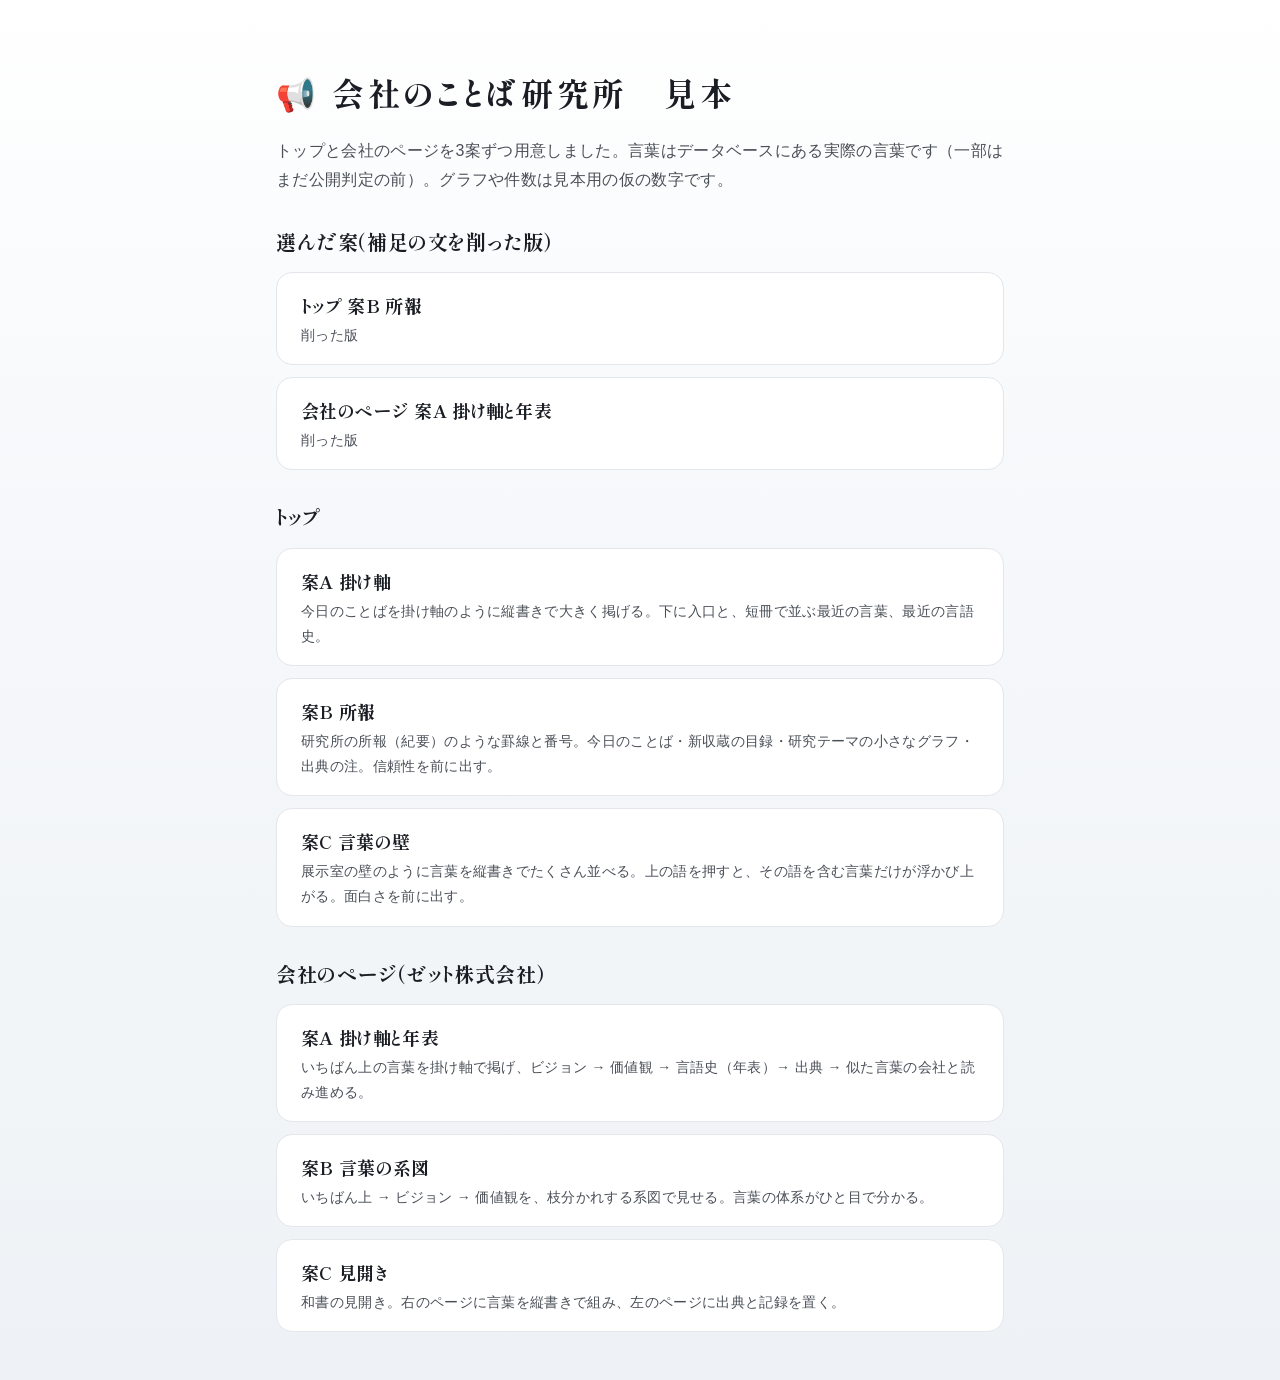
<file: _design/index.html>
<!doctype html>
<html lang="ja">
<head>
<meta charset="utf-8">
<meta name="viewport" content="width=device-width, initial-scale=1">
<title>見本の一覧｜会社のことば研究所</title>
<link rel="preconnect" href="https://fonts.googleapis.com">
<link href="https://fonts.googleapis.com/css2?family=Shippori+Mincho+B1:wght@500;700;800&family=Zen+Kaku+Gothic+New:wght@700;900&display=swap" rel="stylesheet">
<link rel="stylesheet" href="base.css">
<style>
main { max-width: 760px; margin: 0 auto; padding: var(--space-12) var(--space-4); }
h1 { font-family: var(--font-mincho); font-weight: 800; letter-spacing: .12em; }
h2 { font-family: var(--font-mincho); font-size: 20px; margin-top: var(--space-8); }
.list { display: grid; gap: var(--space-3); }
.list a { display: block; background: var(--card); border: 1px solid var(--line); border-radius: var(--radius-lg); padding: var(--space-4) var(--space-6); text-decoration: none; color: var(--ink); }
.list b { font-family: var(--font-mincho); font-size: 18px; }
.list span { display: block; font-size: 14px; color: var(--text-body); }
p { color: var(--text-body); }
</style>
</head>
<body>
<main>
  <h1>📢 会社のことば研究所　見本</h1>
  <p>トップと会社のページを3案ずつ用意しました。言葉はデータベースにある実際の言葉です（一部はまだ公開判定の前）。グラフや件数は見本用の仮の数字です。</p>
  <h2>選んだ案（補足の文を削った版）</h2>
  <div class="list">
    <a href="top-b2.html"><b>トップ 案B 所報</b><span>削った版</span></a>
    <a href="company-a2.html"><b>会社のページ 案A 掛け軸と年表</b><span>削った版</span></a>
  </div>
  <h2>トップ</h2>
  <div class="list">
    <a href="top-a.html"><b>案A 掛け軸</b><span>今日のことばを掛け軸のように縦書きで大きく掲げる。下に入口と、短冊で並ぶ最近の言葉、最近の言語史。</span></a>
    <a href="top-b.html"><b>案B 所報</b><span>研究所の所報（紀要）のような罫線と番号。今日のことば・新収蔵の目録・研究テーマの小さなグラフ・出典の注。信頼性を前に出す。</span></a>
    <a href="top-c.html"><b>案C 言葉の壁</b><span>展示室の壁のように言葉を縦書きでたくさん並べる。上の語を押すと、その語を含む言葉だけが浮かび上がる。面白さを前に出す。</span></a>
  </div>
  <h2>会社のページ（ゼット株式会社）</h2>
  <div class="list">
    <a href="company-a.html"><b>案A 掛け軸と年表</b><span>いちばん上の言葉を掛け軸で掲げ、ビジョン → 価値観 → 言語史（年表）→ 出典 → 似た言葉の会社と読み進める。</span></a>
    <a href="company-b.html"><b>案B 言葉の系図</b><span>いちばん上 → ビジョン → 価値観を、枝分かれする系図で見せる。言葉の体系がひと目で分かる。</span></a>
    <a href="company-c.html"><b>案C 見開き</b><span>和書の見開き。右のページに言葉を縦書きで組み、左のページに出典と記録を置く。</span></a>
  </div>
</main>
</body>
</html>
</file>
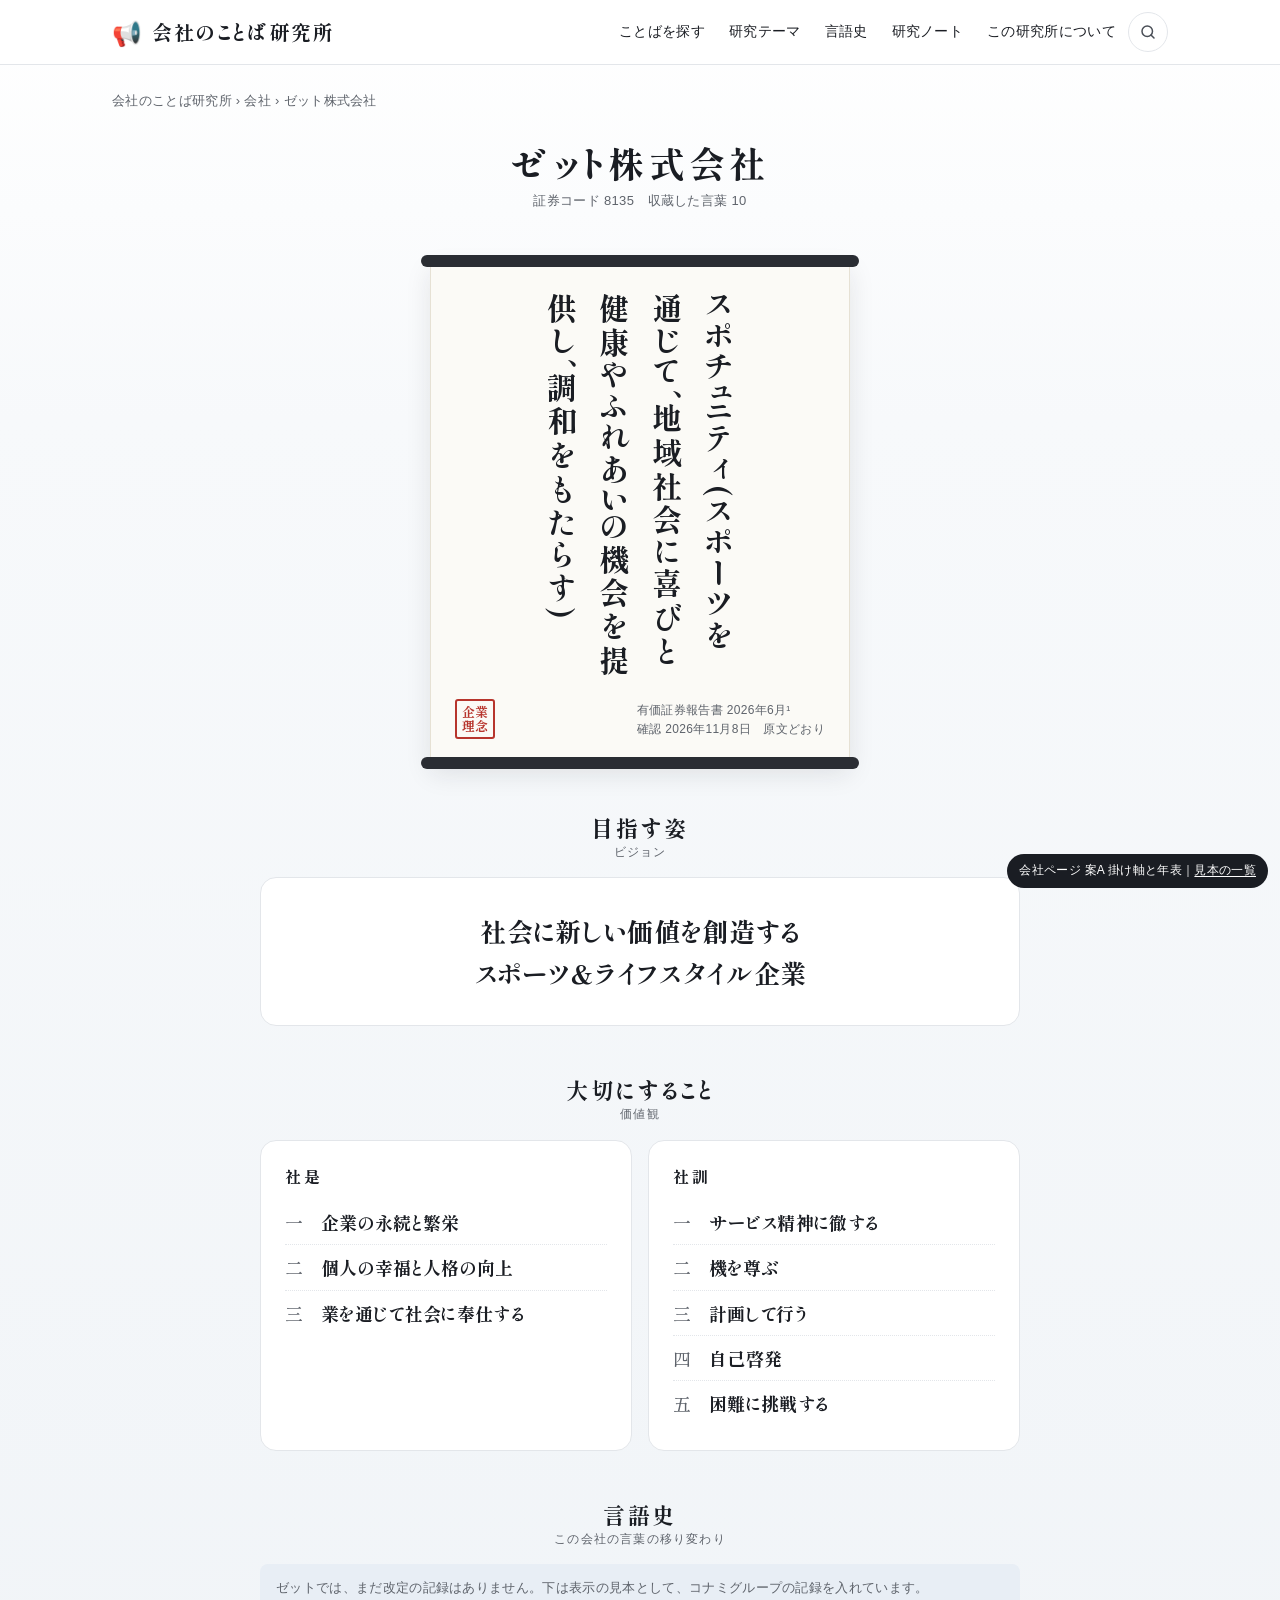
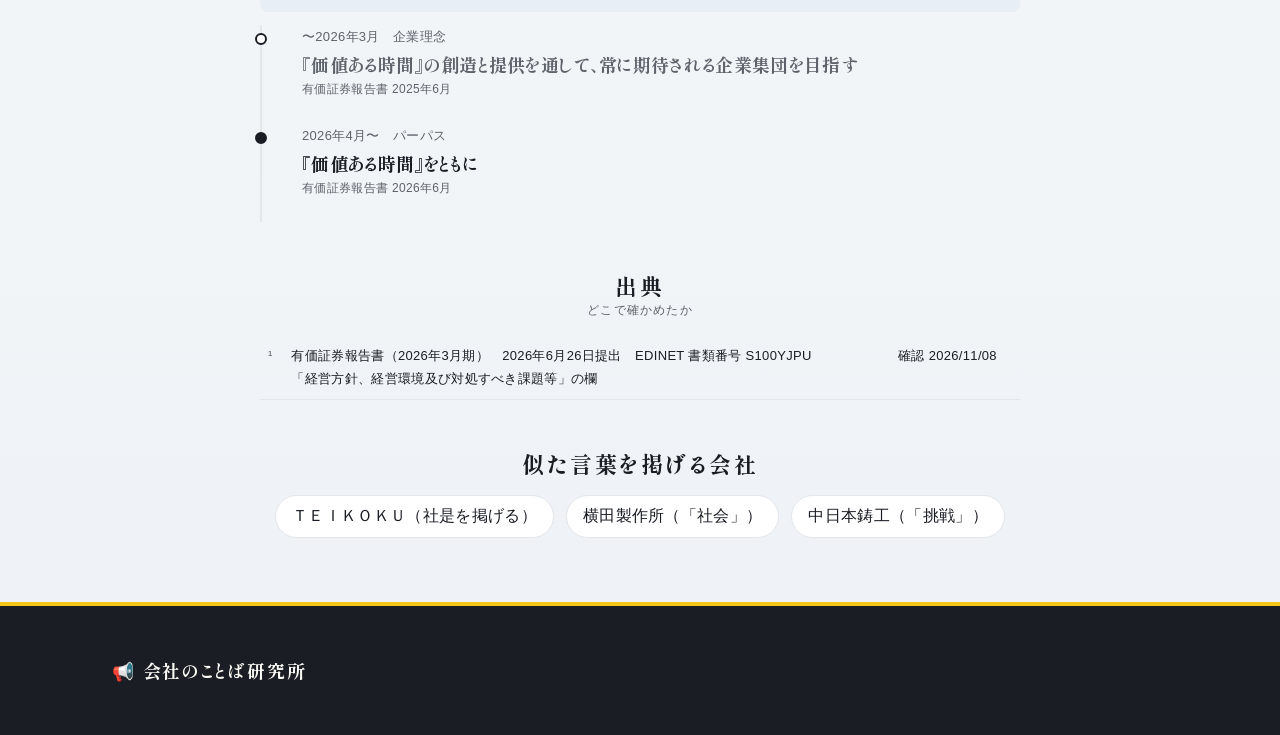
<file: _design/company-a.html>
<!doctype html>
<html lang="ja">
<head>
<meta charset="utf-8">
<meta name="viewport" content="width=device-width, initial-scale=1">
<title>見本 会社ページ案A 掛け軸と年表｜会社のことば研究所</title>
<link rel="preconnect" href="https://fonts.googleapis.com">
<link href="https://fonts.googleapis.com/css2?family=Shippori+Mincho+B1:wght@500;700;800&family=Zen+Kaku+Gothic+New:wght@700;900&display=swap" rel="stylesheet">
<link rel="stylesheet" href="base.css">
<style>
/* 案A：いちばん上の言葉を掛け軸で掲げ、下へ ビジョン → 価値観 → 言語史 → 出典 と読み進める */
.crumbs { font-size: 13px; color: var(--text-sub); padding-top: var(--space-6); }
.head { text-align: center; padding: var(--space-6) 0; }
.head h1 { font-family: var(--font-mincho); font-weight: 800; font-size: clamp(26px, 4vw, 36px); letter-spacing: .12em; margin: 0; }
.head .meta { font-size: 13px; color: var(--text-sub); }
.scroll { position: relative; margin: var(--space-6) auto; max-width: 420px; background: var(--paper); border: 1px solid var(--paper-line); padding: var(--space-8) var(--space-6) var(--space-6); box-shadow: var(--shadow-lift); display: grid; justify-items: center; gap: var(--space-4); }
.scroll::before, .scroll::after { content: ""; position: absolute; left: -10px; right: -10px; height: 12px; background: #2a2d33; border-radius: 6px; }
.scroll::before { top: -6px; } .scroll::after { bottom: -6px; }
.scroll .tate { font-size: 30px; line-height: 1.75; letter-spacing: .12em; height: 13em; margin: 0; }
.scroll .foot { display: flex; justify-content: space-between; align-items: flex-end; width: 100%; }
.sec { max-width: 760px; margin: var(--space-12) auto 0; }
.sec h2 { font-family: var(--font-mincho); font-weight: 800; font-size: 22px; letter-spacing: .12em; margin: 0 0 var(--space-4); text-align: center; }
.sec h2 small { display: block; font-family: var(--font-sans); font-size: 12px; font-weight: 400; color: var(--text-sub); letter-spacing: .1em; }
.vision { text-align: center; font-family: var(--font-mincho); font-weight: 700; font-size: clamp(20px, 3vw, 26px); line-height: 1.6; background: var(--card); border: 1px solid var(--line); border-radius: var(--radius-lg); padding: var(--space-8) var(--space-6); margin: 0; }
.vals { display: grid; gap: var(--space-4); }
@media (min-width: 640px) { .vals { grid-template-columns: 1fr 1fr; } }
.valgroup { background: var(--card); border: 1px solid var(--line); border-radius: var(--radius-lg); padding: var(--space-6); }
.valgroup h3 { font-family: var(--font-mincho); font-size: 16px; margin: 0 0 var(--space-3); letter-spacing: .2em; }
.valgroup ol { margin: 0; padding: 0; list-style: none; counter-reset: v; }
.valgroup li { counter-increment: v; display: grid; grid-template-columns: 2em 1fr; font-family: var(--font-mincho); font-weight: 700; font-size: 18px; padding: 6px 0; border-bottom: 1px dotted var(--line); }
.valgroup li::before { content: counter(v, cjk-ideographic); color: var(--text-sub); font-weight: 500; }
.valgroup li:last-child { border-bottom: 0; }
.timeline { list-style: none; margin: 0; padding: 0 0 0 var(--space-6); border-left: 2px solid var(--line); }
.timeline li { position: relative; padding: 0 0 var(--space-6) var(--space-4); }
.timeline li::before { content: ""; position: absolute; left: calc(-1 * var(--space-6) - 7px); top: 8px; width: 12px; height: 12px; border-radius: 50%; background: var(--card); border: 2px solid var(--ink); }
.timeline li.now::before { background: var(--ink); }
.timeline .when { font-size: 13px; color: var(--text-sub); }
.timeline .w { font-family: var(--font-mincho); font-weight: 700; font-size: 18px; }
.timeline .old .w { color: var(--text-sub); }
.note { font-size: 13px; color: var(--text-sub); background: var(--chip-bg); border-radius: var(--radius-md); padding: var(--space-3) var(--space-4); }
.srcs { width: 100%; border-collapse: collapse; font-size: 13px; }
.srcs th, .srcs td { text-align: left; padding: var(--space-2); border-bottom: 1px solid var(--line); vertical-align: top; }
.srcs th { color: var(--text-sub); font-weight: 400; }
.related { display: flex; gap: var(--space-3); flex-wrap: wrap; justify-content: center; }
.related a { font-family: var(--font-mincho); background: var(--card); border: 1px solid var(--line); border-radius: var(--radius-pill); padding: 6px 16px; text-decoration: none; color: var(--ink); }
</style>
</head>
<body>
<header class="site-header"><div class="wrap header-inner">
  <a class="logo" href="#"><span class="logo-mark">📢</span>会社のことば研究所</a>
  <nav class="nav"><a href="#">ことばを探す</a><a href="#">研究テーマ</a><a href="#">言語史</a><a href="#">研究ノート</a><a href="#">この研究所について</a></nav>
  <span class="icon-btn"><svg viewBox="0 0 24 24"><circle cx="11" cy="11" r="7"/><path d="M20 20l-4-4"/></svg></span>
</div></header>
<main class="wrap">
  <div class="crumbs">会社のことば研究所 › 会社 › ゼット株式会社</div>
  <div class="head">
    <h1>ゼット株式会社</h1>
    <div class="meta">証券コード 8135　収蔵した言葉 10</div>
  </div>

  <figure class="scroll">
    <p class="tate">スポチュニティ(スポーツを通じて、地域社会に喜びと健康やふれあいの機会を提供し、調和をもたらす)</p>
    <div class="foot"><span class="seal">企業<br>理念</span><span class="src">有価証券報告書 2026年6月¹<br>確認 2026年11月8日　原文どおり</span></div>
  </figure>

  <section class="sec">
    <h2>目指す姿<small>ビジョン</small></h2>
    <p class="vision">社会に新しい価値を創造する<br>スポーツ＆ライフスタイル企業</p>
  </section>

  <section class="sec">
    <h2>大切にすること<small>価値観</small></h2>
    <div class="vals">
      <div class="valgroup"><h3>社是</h3><ol><li>企業の永続と繁栄</li><li>個人の幸福と人格の向上</li><li>業を通じて社会に奉仕する</li></ol></div>
      <div class="valgroup"><h3>社訓</h3><ol><li>サービス精神に徹する</li><li>機を尊ぶ</li><li>計画して行う</li><li>自己啓発</li><li>困難に挑戦する</li></ol></div>
    </div>
  </section>

  <section class="sec">
    <h2>言語史<small>この会社の言葉の移り変わり</small></h2>
    <p class="note">ゼットでは、まだ改定の記録はありません。下は表示の見本として、コナミグループの記録を入れています。</p>
    <ol class="timeline">
      <li class="old"><div class="when">〜2026年3月　企業理念</div><div class="w">『価値ある時間』の創造と提供を通して、常に期待される企業集団を目指す</div><div class="src">有価証券報告書 2025年6月</div></li>
      <li class="now"><div class="when">2026年4月〜　パーパス</div><div class="w">『価値ある時間』をともに</div><div class="src">有価証券報告書 2026年6月</div></li>
    </ol>
  </section>

  <section class="sec">
    <h2>出典<small>どこで確かめたか</small></h2>
    <table class="srcs">
      <tr><th>¹</th><td>有価証券報告書（2026年3月期）　2026年6月26日提出　EDINET 書類番号 S100YJPU<br>「経営方針、経営環境及び対処すべき課題等」の欄</td><td>確認 2026/11/08</td></tr>
    </table>
  </section>

  <section class="sec">
    <h2>似た言葉を掲げる会社</h2>
    <div class="related"><a href="#">ＴＥＩＫＯＫＵ（社是を掲げる）</a><a href="#">横田製作所（「社会」）</a><a href="#">中日本鋳工（「挑戦」）</a></div>
  </section>
</main>
<footer class="footer"><div class="wrap"><strong>📢 会社のことば研究所</strong></div></footer>
<div class="sample-tag">会社ページ 案A 掛け軸と年表｜<a href="index.html">見本の一覧</a></div>
</body>
</html>
</file>
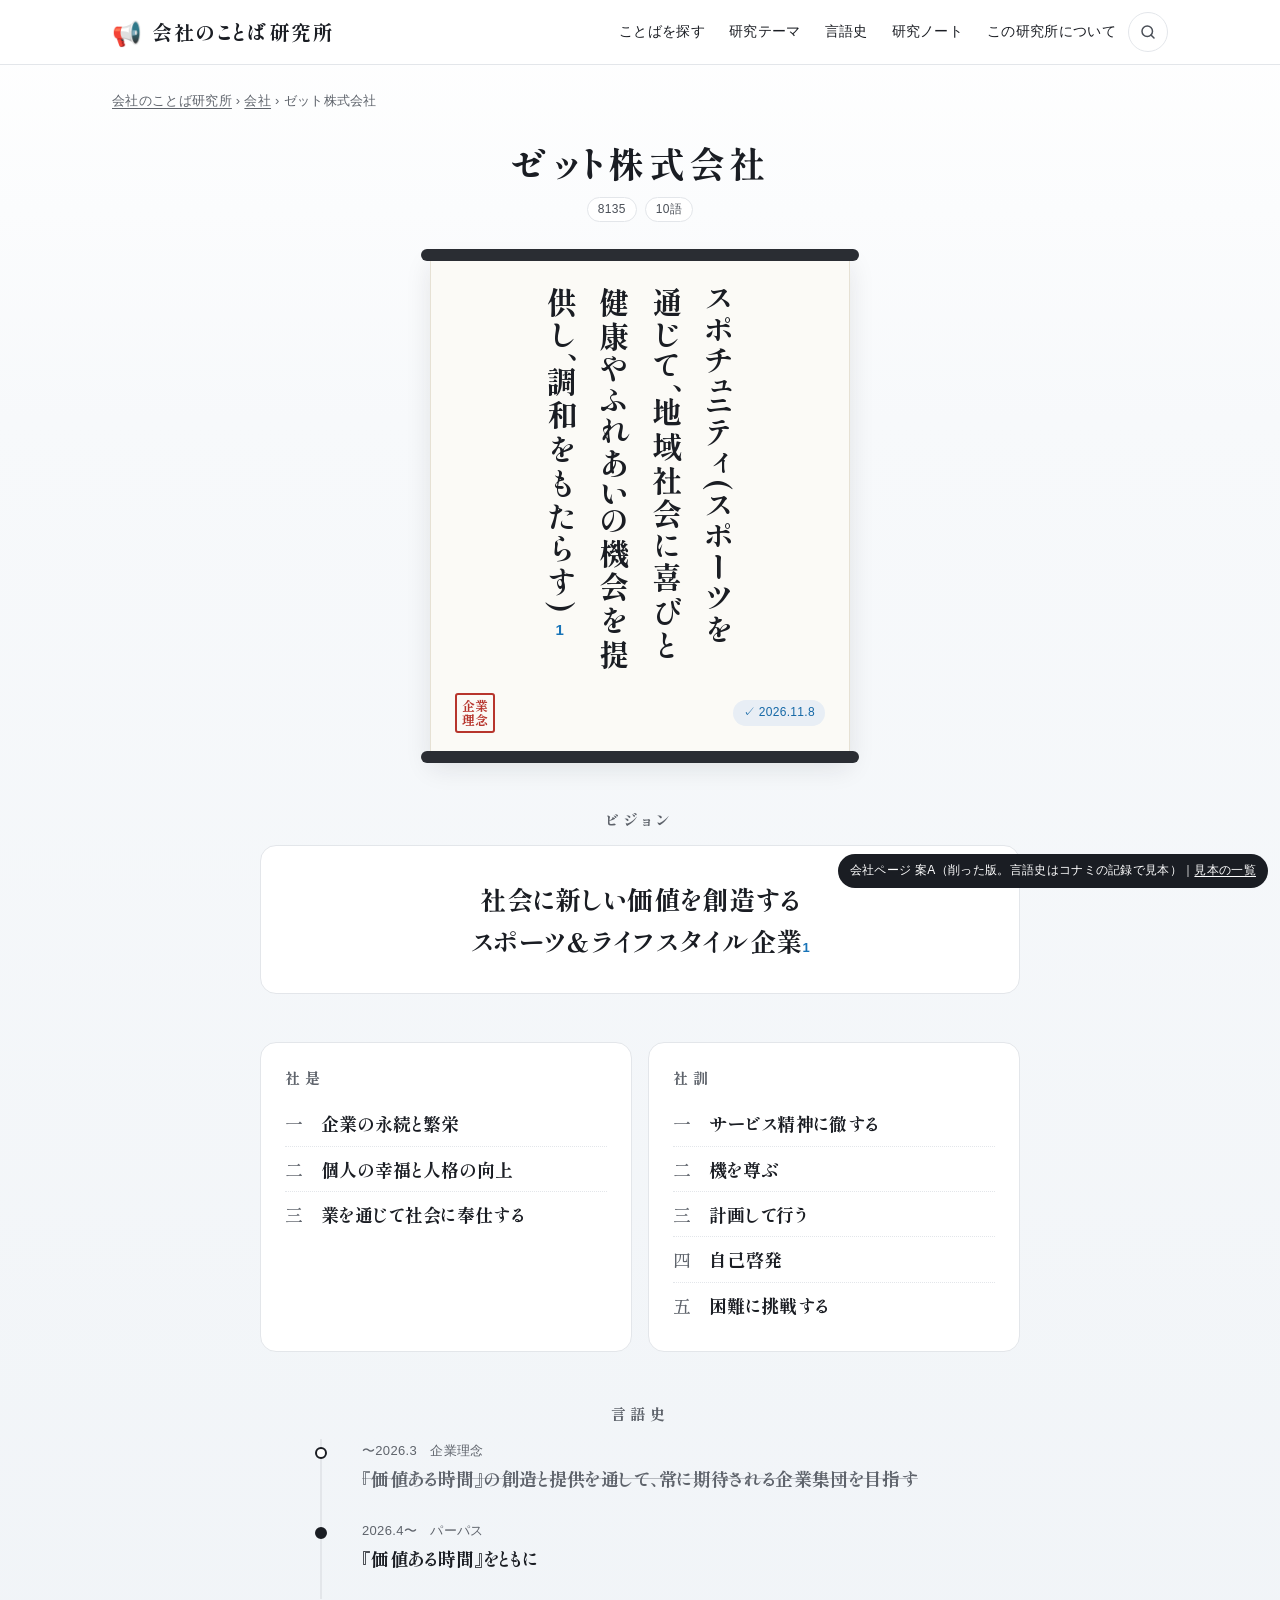
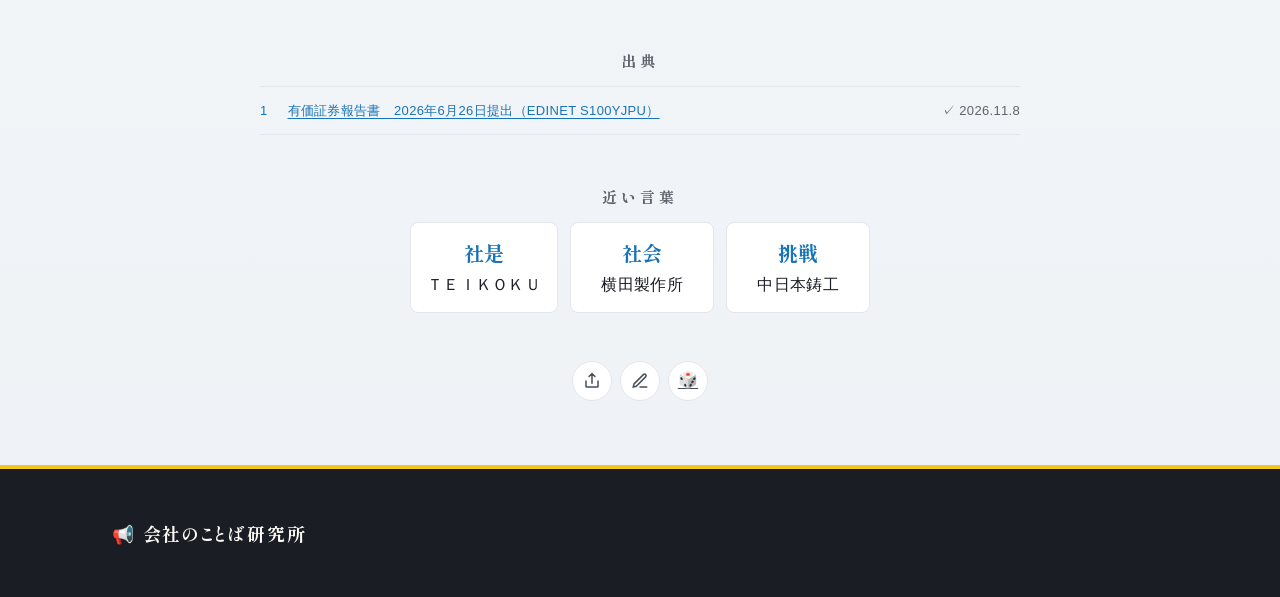
<file: _design/company-a2.html>
<!doctype html>
<html lang="ja">
<head>
<meta charset="utf-8">
<meta name="viewport" content="width=device-width, initial-scale=1">
<title>見本 会社ページ案A（削った版）｜会社のことば研究所</title>
<link rel="preconnect" href="https://fonts.googleapis.com">
<link href="https://fonts.googleapis.com/css2?family=Shippori+Mincho+B1:wght@500;700;800&family=Zen+Kaku+Gothic+New:wght@700;900&display=swap" rel="stylesheet">
<link rel="stylesheet" href="base.css">
<style>
/* 案A 掛け軸と年表：補足の文をなくし、会社が使う呼び名を見出しにする */
.crumbs { font-size: 13px; color: var(--text-sub); padding-top: var(--space-6); }
.crumbs a { color: var(--text-sub); }
.head { text-align: center; padding: var(--space-6) 0 0; }
.head h1 { font-family: var(--font-mincho); font-weight: 800; font-size: clamp(26px, 4vw, 36px); letter-spacing: .12em; margin: 0; }
.chips { display: flex; justify-content: center; gap: var(--space-2); margin-top: var(--space-2); }
.chip { font-size: 12px; color: var(--text-body); border: 1px solid var(--line); background: var(--card); border-radius: var(--radius-pill); padding: 1px 10px; }
.scroll { position: relative; margin: var(--space-8) auto; max-width: 420px; background: var(--paper); border: 1px solid var(--paper-line); padding: var(--space-8) var(--space-6) var(--space-6); box-shadow: var(--shadow-lift); display: grid; justify-items: center; gap: var(--space-4); }
.scroll::before, .scroll::after { content: ""; position: absolute; left: -10px; right: -10px; height: 12px; background: #2a2d33; border-radius: 6px; }
.scroll::before { top: -6px; } .scroll::after { bottom: -6px; }
.scroll .tate { font-size: 30px; line-height: 1.75; letter-spacing: .12em; height: 13em; margin: 0; }
.scroll .foot { display: flex; justify-content: space-between; align-items: center; width: 100%; }
.ok { display: inline-flex; align-items: center; gap: 4px; font-size: 12px; color: var(--sky-on-tint); background: var(--chip-bg); border-radius: var(--radius-pill); padding: 2px 10px; text-decoration: none; }
.fn { font-family: var(--font-sans); font-size: .5em; color: var(--sky); text-decoration: none; }
.tate .fn { writing-mode: horizontal-tb; }

.sec { max-width: 760px; margin: var(--space-12) auto 0; }
.label { font-family: var(--font-mincho); font-weight: 800; font-size: 15px; letter-spacing: .3em; color: var(--text-sub); text-align: center; margin: 0 0 var(--space-3); }
.vision { text-align: center; font-family: var(--font-mincho); font-weight: 700; font-size: clamp(20px, 3vw, 26px); line-height: 1.6; background: var(--card); border: 1px solid var(--line); border-radius: var(--radius-lg); padding: var(--space-8) var(--space-6); margin: 0; }
.vals { display: grid; gap: var(--space-4); }
@media (min-width: 640px) { .vals { grid-template-columns: 1fr 1fr; } }
.valgroup { background: var(--card); border: 1px solid var(--line); border-radius: var(--radius-lg); padding: var(--space-6); }
.valgroup h2 { font-family: var(--font-mincho); font-size: 15px; margin: 0 0 var(--space-3); letter-spacing: .3em; color: var(--text-sub); }
.valgroup ol { margin: 0; padding: 0; list-style: none; counter-reset: v; }
.valgroup li { counter-increment: v; display: grid; grid-template-columns: 2em 1fr; font-family: var(--font-mincho); font-weight: 700; font-size: 18px; padding: 6px 0; border-bottom: 1px dotted var(--line); }
.valgroup li::before { content: counter(v, cjk-ideographic); color: var(--text-sub); font-weight: 500; }
.valgroup li:last-child { border-bottom: 0; }

.timeline { list-style: none; margin: 0 auto; padding: 0 0 0 var(--space-6); border-left: 2px solid var(--line); max-width: 640px; }
.timeline li { position: relative; padding: 0 0 var(--space-6) var(--space-4); }
.timeline li::before { content: ""; position: absolute; left: calc(-1 * var(--space-6) - 7px); top: 8px; width: 12px; height: 12px; border-radius: 50%; background: var(--card); border: 2px solid var(--ink); }
.timeline li.now::before { background: var(--ink); }
.timeline .when { font-size: 13px; color: var(--text-sub); font-variant-numeric: tabular-nums; }
.timeline .w { font-family: var(--font-mincho); font-weight: 700; font-size: 18px; }
.timeline .old .w { color: var(--text-sub); text-decoration: line-through; text-decoration-color: rgba(94,99,107,.4); }

.srcs { list-style: none; margin: 0; padding: 0; font-size: 13px; border-top: 1px solid var(--line); }
.srcs li { display: grid; grid-template-columns: 1.5em 1fr auto; gap: var(--space-2); padding: var(--space-3) 0; border-bottom: 1px solid var(--line); }
.srcs .n { color: var(--sky); }
.srcs .d { color: var(--text-sub); font-variant-numeric: tabular-nums; }
.related { display: flex; gap: var(--space-3); flex-wrap: wrap; justify-content: center; }
.related a { display: grid; justify-items: center; font-family: var(--font-mincho); background: var(--card); border: 1px solid var(--line); border-radius: var(--radius-md); padding: var(--space-3) var(--space-4); text-decoration: none; color: var(--ink); min-width: 9em; }
.related mark { background: none; color: var(--sky); font-weight: 800; font-size: 20px; }
.actions { display: flex; justify-content: center; gap: var(--space-2); margin-top: var(--space-12); }
.icon-btn.sm { width: 40px; height: 40px; }
</style>
</head>
<body>
<header class="site-header"><div class="wrap header-inner">
  <a class="logo" href="#"><span class="logo-mark">📢</span>会社のことば研究所</a>
  <nav class="nav"><a href="#">ことばを探す</a><a href="#">研究テーマ</a><a href="#">言語史</a><a href="#">研究ノート</a><a href="#">この研究所について</a></nav>
  <span class="icon-btn"><svg viewBox="0 0 24 24"><circle cx="11" cy="11" r="7"/><path d="M20 20l-4-4"/></svg></span>
</div></header>
<main class="wrap">
  <nav class="crumbs"><a href="#">会社のことば研究所</a> › <a href="#">会社</a> › ゼット株式会社</nav>
  <div class="head">
    <h1>ゼット株式会社</h1>
    <div class="chips"><span class="chip">8135</span><span class="chip">10語</span></div>
  </div>

  <figure class="scroll">
    <p class="tate">スポチュニティ(スポーツを通じて、地域社会に喜びと健康やふれあいの機会を提供し、調和をもたらす)<a class="fn" href="#src">1</a></p>
    <div class="foot"><span class="seal">企業<br>理念</span><a class="ok" href="#src" title="2026年11月8日に有価証券報告書で原文どおりと確かめた">✓ 2026.11.8</a></div>
  </figure>

  <section class="sec">
    <p class="label">ビジョン</p>
    <p class="vision">社会に新しい価値を創造する<br>スポーツ＆ライフスタイル企業<a class="fn" href="#src">1</a></p>
  </section>

  <section class="sec">
    <div class="vals">
      <div class="valgroup"><h2>社是</h2><ol><li>企業の永続と繁栄</li><li>個人の幸福と人格の向上</li><li>業を通じて社会に奉仕する</li></ol></div>
      <div class="valgroup"><h2>社訓</h2><ol><li>サービス精神に徹する</li><li>機を尊ぶ</li><li>計画して行う</li><li>自己啓発</li><li>困難に挑戦する</li></ol></div>
    </div>
  </section>

  <section class="sec">
    <p class="label">言語史</p>
    <ol class="timeline">
      <li class="old"><div class="when">〜2026.3　企業理念</div><div class="w">『価値ある時間』の創造と提供を通して、常に期待される企業集団を目指す</div></li>
      <li class="now"><div class="when">2026.4〜　パーパス</div><div class="w">『価値ある時間』をともに</div></li>
    </ol>
  </section>

  <section class="sec" id="src">
    <p class="label">出典</p>
    <ol class="srcs">
      <li><span class="n">1</span><a href="#">有価証券報告書　2026年6月26日提出（EDINET S100YJPU）</a><span class="d">✓ 2026.11.8</span></li>
    </ol>
  </section>

  <section class="sec">
    <p class="label">近い言葉</p>
    <div class="related">
      <a href="#"><mark>社是</mark>ＴＥＩＫＯＫＵ</a>
      <a href="#"><mark>社会</mark>横田製作所</a>
      <a href="#"><mark>挑戦</mark>中日本鋳工</a>
    </div>
  </section>

  <div class="actions">
    <a class="icon-btn" href="#" aria-label="この会社の札を共有"><svg viewBox="0 0 24 24"><path d="M4 12v7a1 1 0 0 0 1 1h14a1 1 0 0 0 1-1v-7M16 6l-4-4-4 4M12 2v13"/></svg></a>
    <a class="icon-btn" href="#" aria-label="訂正を知らせる"><svg viewBox="0 0 24 24"><path d="M12 20h9M16.5 3.5a2.1 2.1 0 0 1 3 3L7 19l-4 1 1-4z"/></svg></a>
    <a class="icon-btn" href="#" aria-label="ことばくじ">🎲</a>
  </div>
</main>
<footer class="footer"><div class="wrap"><strong>📢 会社のことば研究所</strong></div></footer>
<div class="sample-tag">会社ページ 案A（削った版。言語史はコナミの記録で見本）｜<a href="index.html">見本の一覧</a></div>
</body>
</html>
</file>
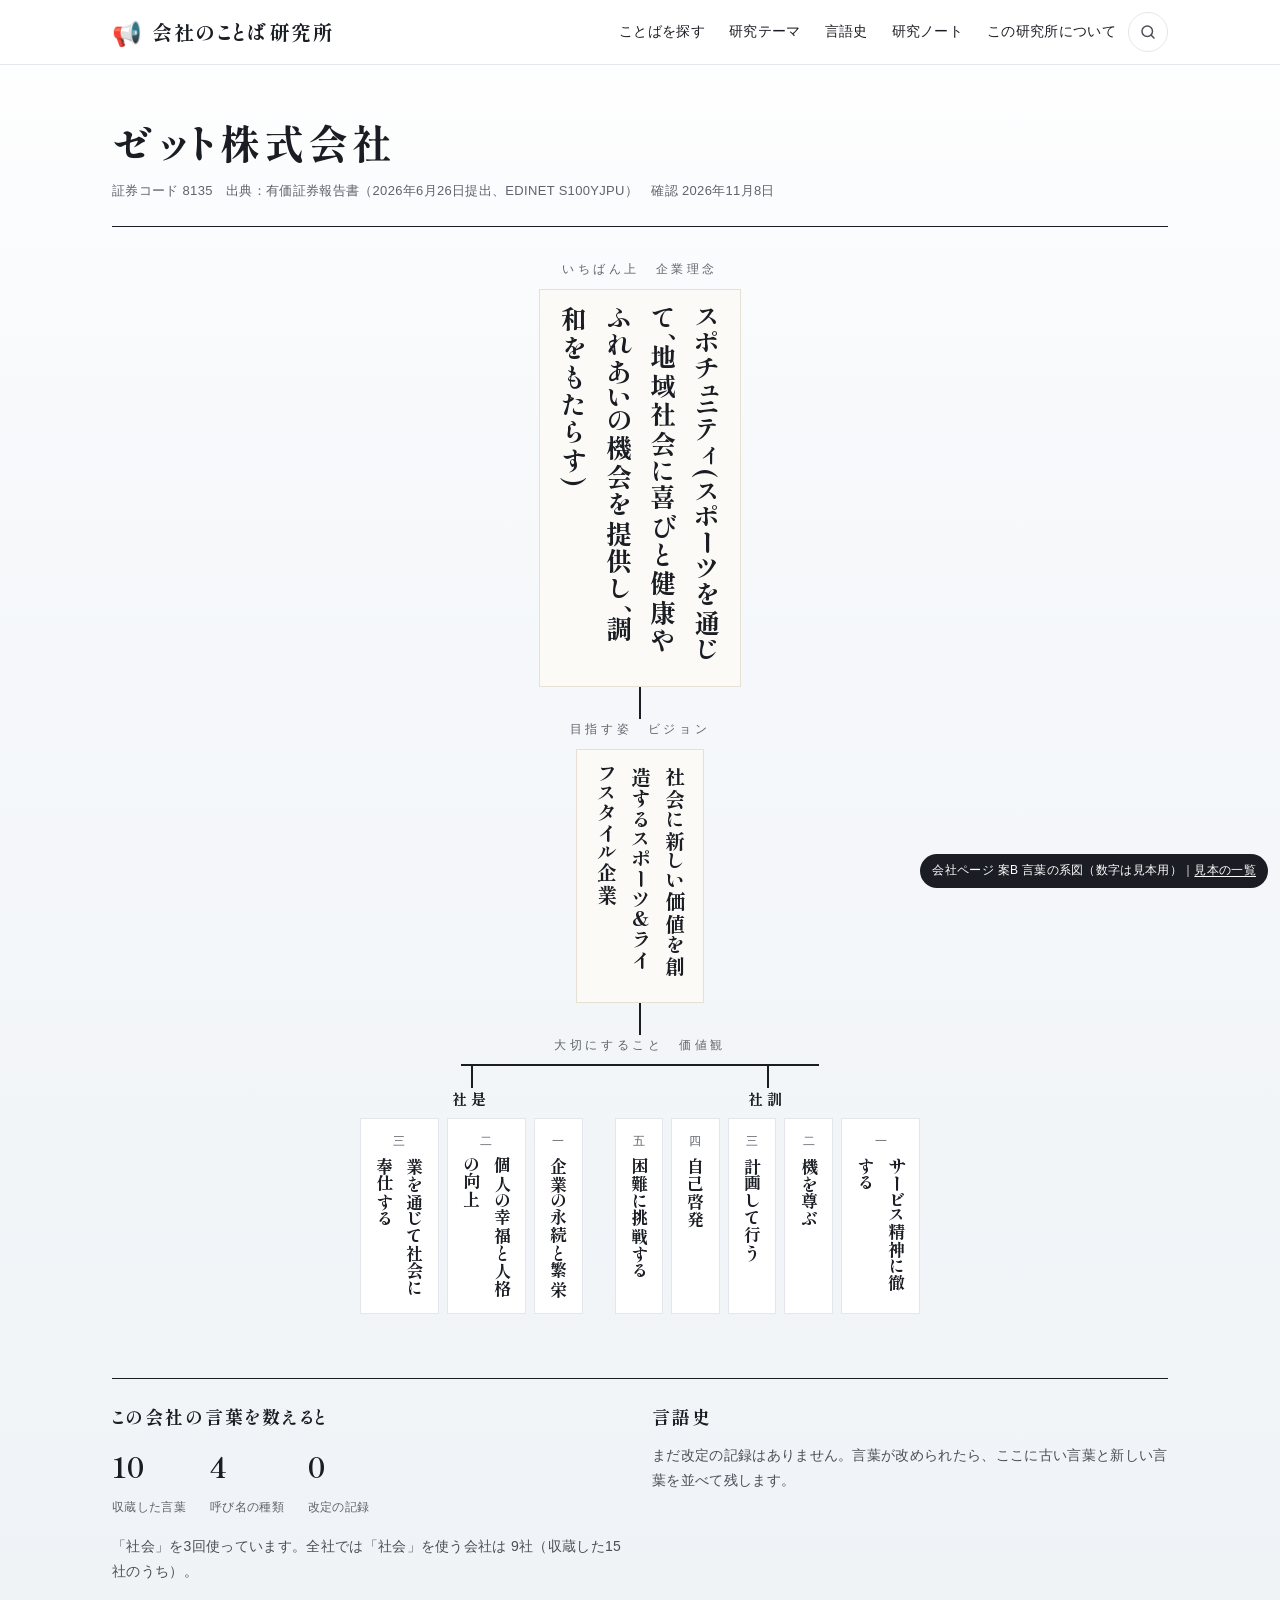
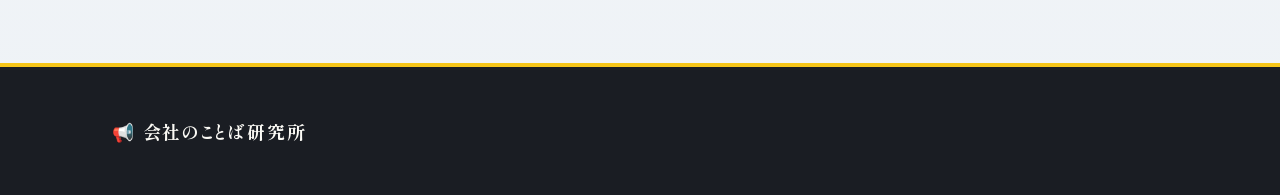
<file: _design/company-b.html>
<!doctype html>
<html lang="ja">
<head>
<meta charset="utf-8">
<meta name="viewport" content="width=device-width, initial-scale=1">
<title>見本 会社ページ案B 言葉の系図｜会社のことば研究所</title>
<link rel="preconnect" href="https://fonts.googleapis.com">
<link href="https://fonts.googleapis.com/css2?family=Shippori+Mincho+B1:wght@500;700;800&family=Zen+Kaku+Gothic+New:wght@700;900&display=swap" rel="stylesheet">
<link rel="stylesheet" href="base.css">
<style>
/* 案B：会社の言葉の体系を、上から下へ枝分かれする系図で見せる。縦書きの札が並ぶ */
.head { display: grid; gap: var(--space-2); padding: var(--space-12) 0 var(--space-6); border-bottom: 1px solid var(--ink); }
.head h1 { font-family: var(--font-mincho); font-weight: 800; font-size: clamp(28px, 4.5vw, 40px); letter-spacing: .1em; margin: 0; }
.head .meta { font-size: 13px; color: var(--text-sub); }
.tree { display: grid; justify-items: center; padding: var(--space-8) 0; }
.lvl-label { font-size: 12px; letter-spacing: .3em; color: var(--text-sub); margin: 0 0 var(--space-2); }
.node { background: var(--paper); border: 1px solid var(--paper-line); padding: var(--space-4) var(--space-3); display: grid; justify-items: center; gap: var(--space-2); }
.node .tate { margin: 0; letter-spacing: .1em; line-height: 1.7; }
.node .name { font-size: 11px; color: var(--text-sub); }
.top .tate { font-size: 26px; height: 14em; }
.mid .tate { font-size: 20px; height: 11em; }
.stem { width: 2px; height: 32px; background: var(--ink); }
.branches { display: flex; gap: var(--space-8); justify-content: center; flex-wrap: wrap; position: relative; padding-top: 24px; }
.branches::before { content: ""; position: absolute; top: 0; left: 18%; right: 18%; height: 2px; background: var(--ink); }
.group { display: grid; justify-items: center; gap: var(--space-2); position: relative; }
.group::before { content: ""; position: absolute; top: -24px; left: 50%; width: 2px; height: 24px; background: var(--ink); }
.group h3 { font-family: var(--font-mincho); font-weight: 800; font-size: 15px; letter-spacing: .3em; margin: 0; }
.leaves { display: flex; flex-direction: row-reverse; gap: var(--space-2); }
.leaf { background: var(--card); border: 1px solid var(--line); padding: var(--space-3) var(--space-2); display: grid; justify-items: center; gap: 4px; }
.leaf .no { font-family: var(--font-mincho); font-size: 12px; color: var(--text-sub); }
.leaf .tate { font-size: 17px; height: 8.5em; margin: 0; letter-spacing: .06em; }
.facts { display: grid; gap: var(--space-6); border-top: 1px solid var(--ink); padding-top: var(--space-6); margin-top: var(--space-8); }
@media (min-width: 760px) { .facts { grid-template-columns: 1fr 1fr; } }
.facts h2 { font-family: var(--font-mincho); font-size: 18px; letter-spacing: .12em; margin: 0 0 var(--space-3); }
.facts p, .facts li { font-size: 14px; color: var(--text-body); }
.stat { display: flex; gap: var(--space-6); }
.stat b { display: block; font-family: var(--font-mincho); font-size: 28px; }
.stat span { font-size: 12px; color: var(--text-sub); }
</style>
</head>
<body>
<header class="site-header"><div class="wrap header-inner">
  <a class="logo" href="#"><span class="logo-mark">📢</span>会社のことば研究所</a>
  <nav class="nav"><a href="#">ことばを探す</a><a href="#">研究テーマ</a><a href="#">言語史</a><a href="#">研究ノート</a><a href="#">この研究所について</a></nav>
  <span class="icon-btn"><svg viewBox="0 0 24 24"><circle cx="11" cy="11" r="7"/><path d="M20 20l-4-4"/></svg></span>
</div></header>
<main class="wrap">
  <div class="head">
    <h1>ゼット株式会社</h1>
    <div class="meta">証券コード 8135　出典：有価証券報告書（2026年6月26日提出、EDINET S100YJPU）　確認 2026年11月8日</div>
  </div>

  <div class="tree">
    <p class="lvl-label">いちばん上　企業理念</p>
    <div class="node top"><p class="tate">スポチュニティ(スポーツを通じて、地域社会に喜びと健康やふれあいの機会を提供し、調和をもたらす)</p></div>
    <div class="stem"></div>
    <p class="lvl-label">目指す姿　ビジョン</p>
    <div class="node mid"><p class="tate">社会に新しい価値を創造するスポーツ＆ライフスタイル企業</p></div>
    <div class="stem"></div>
    <p class="lvl-label">大切にすること　価値観</p>
    <div class="branches">
      <div class="group"><h3>社是</h3><div class="leaves">
        <div class="leaf"><span class="no">一</span><p class="tate">企業の永続と繁栄</p></div>
        <div class="leaf"><span class="no">二</span><p class="tate">個人の幸福と人格の向上</p></div>
        <div class="leaf"><span class="no">三</span><p class="tate">業を通じて社会に奉仕する</p></div>
      </div></div>
      <div class="group"><h3>社訓</h3><div class="leaves">
        <div class="leaf"><span class="no">一</span><p class="tate">サービス精神に徹する</p></div>
        <div class="leaf"><span class="no">二</span><p class="tate">機を尊ぶ</p></div>
        <div class="leaf"><span class="no">三</span><p class="tate">計画して行う</p></div>
        <div class="leaf"><span class="no">四</span><p class="tate">自己啓発</p></div>
        <div class="leaf"><span class="no">五</span><p class="tate">困難に挑戦する</p></div>
      </div></div>
    </div>
  </div>

  <div class="facts">
    <section><h2>この会社の言葉を数えると</h2>
      <div class="stat"><div><b>10</b><span>収蔵した言葉</span></div><div><b>4</b><span>呼び名の種類</span></div><div><b>0</b><span>改定の記録</span></div></div>
      <p>「社会」を3回使っています。全社では「社会」を使う会社は 9社（収蔵した15社のうち）。</p></section>
    <section><h2>言語史</h2><p>まだ改定の記録はありません。言葉が改められたら、ここに古い言葉と新しい言葉を並べて残します。</p></section>
  </div>
</main>
<footer class="footer"><div class="wrap"><strong>📢 会社のことば研究所</strong></div></footer>
<div class="sample-tag">会社ページ 案B 言葉の系図（数字は見本用）｜<a href="index.html">見本の一覧</a></div>
</body>
</html>
</file>
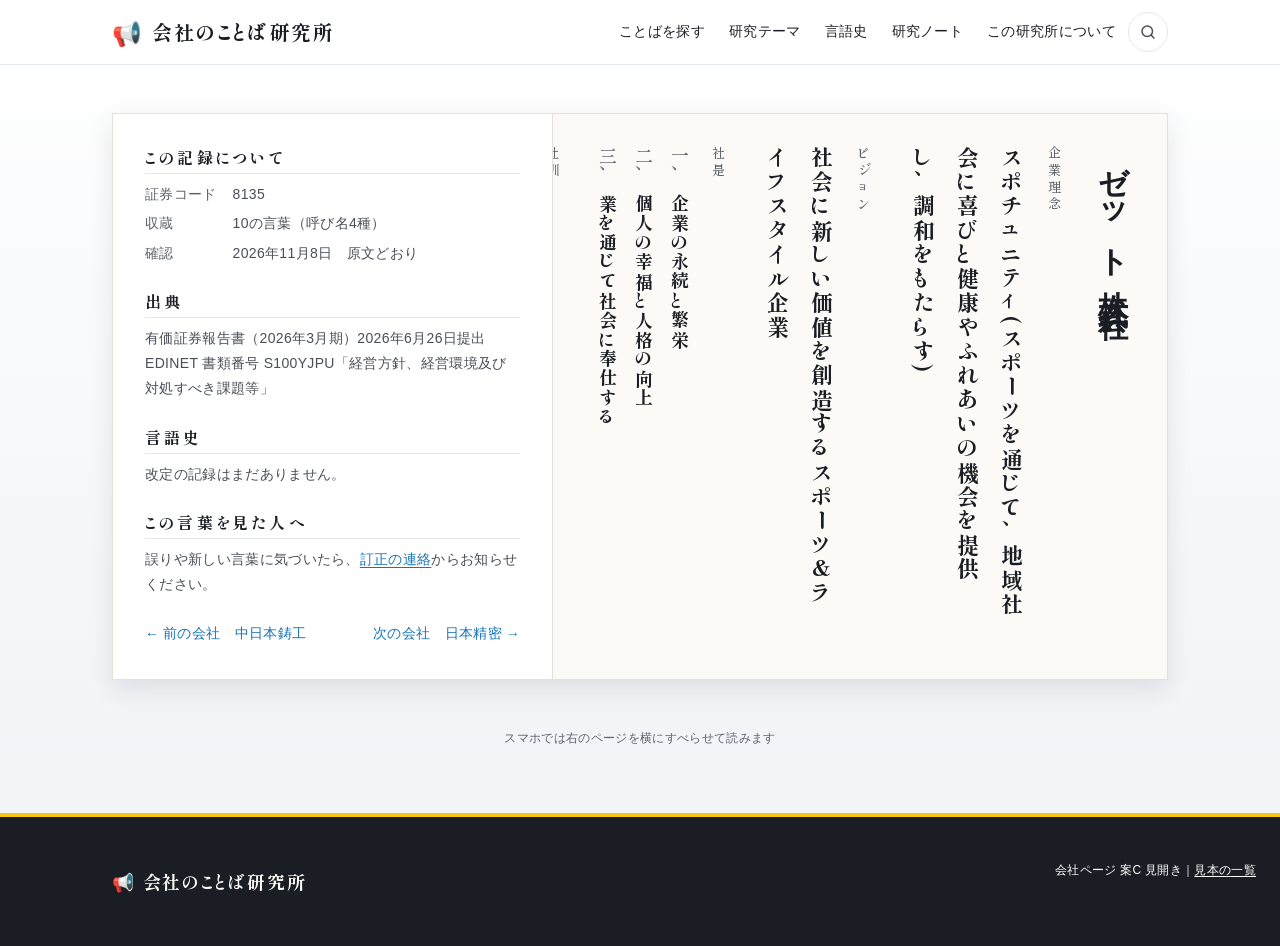
<file: _design/company-c.html>
<!doctype html>
<html lang="ja">
<head>
<meta charset="utf-8">
<meta name="viewport" content="width=device-width, initial-scale=1">
<title>見本 会社ページ案C 見開き｜会社のことば研究所</title>
<link rel="preconnect" href="https://fonts.googleapis.com">
<link href="https://fonts.googleapis.com/css2?family=Shippori+Mincho+B1:wght@500;700;800&family=Zen+Kaku+Gothic+New:wght@700;900&display=swap" rel="stylesheet">
<link rel="stylesheet" href="base.css">
<style>
/* 案C：和書の見開き。右のページに言葉を縦書きで右から左へ組み、左のページに出典と記録を置く */
.book { display: grid; margin: var(--space-12) 0; background: var(--paper); border: 1px solid var(--paper-line); box-shadow: var(--shadow-lift); }
@media (min-width: 900px) { .book { grid-template-columns: 1fr 1.4fr; } .book .right { order: 2; border-left: 1px solid var(--paper-line); } }
.right { padding: var(--space-8); overflow-x: auto; direction: rtl; }  /* 縦書きを右から読み始められるように、横のすべらせを右端から始める */
.page { direction: ltr; writing-mode: vertical-rl; font-family: var(--font-mincho); height: 30em; margin: 0 auto; line-height: 2; }
.page h1 { font-size: 30px; font-weight: 800; letter-spacing: .2em; margin: 0 0 0 var(--space-6); }
.page .lbl { font-size: 13px; color: var(--text-sub); letter-spacing: .3em; margin: 0 0 0 var(--space-2); font-weight: 500; }
.page .big { font-size: 22px; font-weight: 700; letter-spacing: .1em; margin: 0 0 0 var(--space-6); }
.page .item { font-size: 18px; font-weight: 700; margin: 0; letter-spacing: .08em; }
.page .item span { color: var(--text-sub); font-weight: 500; margin-bottom: .5em; display: inline-block; }
.page .gap { margin-left: var(--space-6); }
.left { padding: var(--space-8); font-size: 14px; color: var(--text-body); display: grid; gap: var(--space-6); align-content: start; background: var(--card); }
.left h2 { font-family: var(--font-mincho); font-size: 16px; letter-spacing: .2em; margin: 0 0 var(--space-2); color: var(--ink); border-bottom: 1px solid var(--line); padding-bottom: 4px; }
.left dl { display: grid; grid-template-columns: auto 1fr; gap: 4px var(--space-4); margin: 0; }
.left dt { color: var(--text-sub); }
.left dd { margin: 0; }
.pager { display: flex; justify-content: space-between; font-family: var(--font-mincho); }
.pager a { text-decoration: none; }
.hint { text-align: center; font-size: 12px; color: var(--text-sub); }
</style>
</head>
<body>
<header class="site-header"><div class="wrap header-inner">
  <a class="logo" href="#"><span class="logo-mark">📢</span>会社のことば研究所</a>
  <nav class="nav"><a href="#">ことばを探す</a><a href="#">研究テーマ</a><a href="#">言語史</a><a href="#">研究ノート</a><a href="#">この研究所について</a></nav>
  <span class="icon-btn"><svg viewBox="0 0 24 24"><circle cx="11" cy="11" r="7"/><path d="M20 20l-4-4"/></svg></span>
</div></header>
<main class="wrap">
  <div class="book">
    <div class="right">
      <div class="page">
        <h1>ゼット株式会社</h1>
        <p class="lbl">企業理念</p>
        <p class="big">スポチュニティ(スポーツを通じて、地域社会に喜びと健康やふれあいの機会を提供し、調和をもたらす)</p>
        <p class="lbl">ビジョン</p>
        <p class="big">社会に新しい価値を創造するスポーツ＆ライフスタイル企業</p>
        <p class="lbl">社是</p>
        <p class="item"><span>一、</span>企業の永続と繁栄</p>
        <p class="item"><span>二、</span>個人の幸福と人格の向上</p>
        <p class="item gap"><span>三、</span>業を通じて社会に奉仕する</p>
        <p class="lbl">社訓</p>
        <p class="item"><span>一、</span>サービス精神に徹する</p>
        <p class="item"><span>二、</span>機を尊ぶ</p>
        <p class="item"><span>三、</span>計画して行う</p>
        <p class="item"><span>四、</span>自己啓発</p>
        <p class="item"><span>五、</span>困難に挑戦する</p>
      </div>
    </div>
    <div class="left">
      <section><h2>この記録について</h2>
        <dl><dt>証券コード</dt><dd>8135</dd><dt>収蔵</dt><dd>10の言葉（呼び名4種）</dd><dt>確認</dt><dd>2026年11月8日　原文どおり</dd></dl></section>
      <section><h2>出典</h2><p style="margin:0">有価証券報告書（2026年3月期）2026年6月26日提出<br>EDINET 書類番号 S100YJPU「経営方針、経営環境及び対処すべき課題等」</p></section>
      <section><h2>言語史</h2><p style="margin:0">改定の記録はまだありません。</p></section>
      <section><h2>この言葉を見た人へ</h2><p style="margin:0">誤りや新しい言葉に気づいたら、<a href="#">訂正の連絡</a>からお知らせください。</p></section>
      <div class="pager"><a href="#">← 前の会社　中日本鋳工</a><a href="#">次の会社　日本精密 →</a></div>
    </div>
  </div>
  <p class="hint">スマホでは右のページを横にすべらせて読みます</p>
</main>
<footer class="footer"><div class="wrap"><strong>📢 会社のことば研究所</strong></div></footer>
<div class="sample-tag">会社ページ 案C 見開き｜<a href="index.html">見本の一覧</a></div>
</body>
</html>
</file>
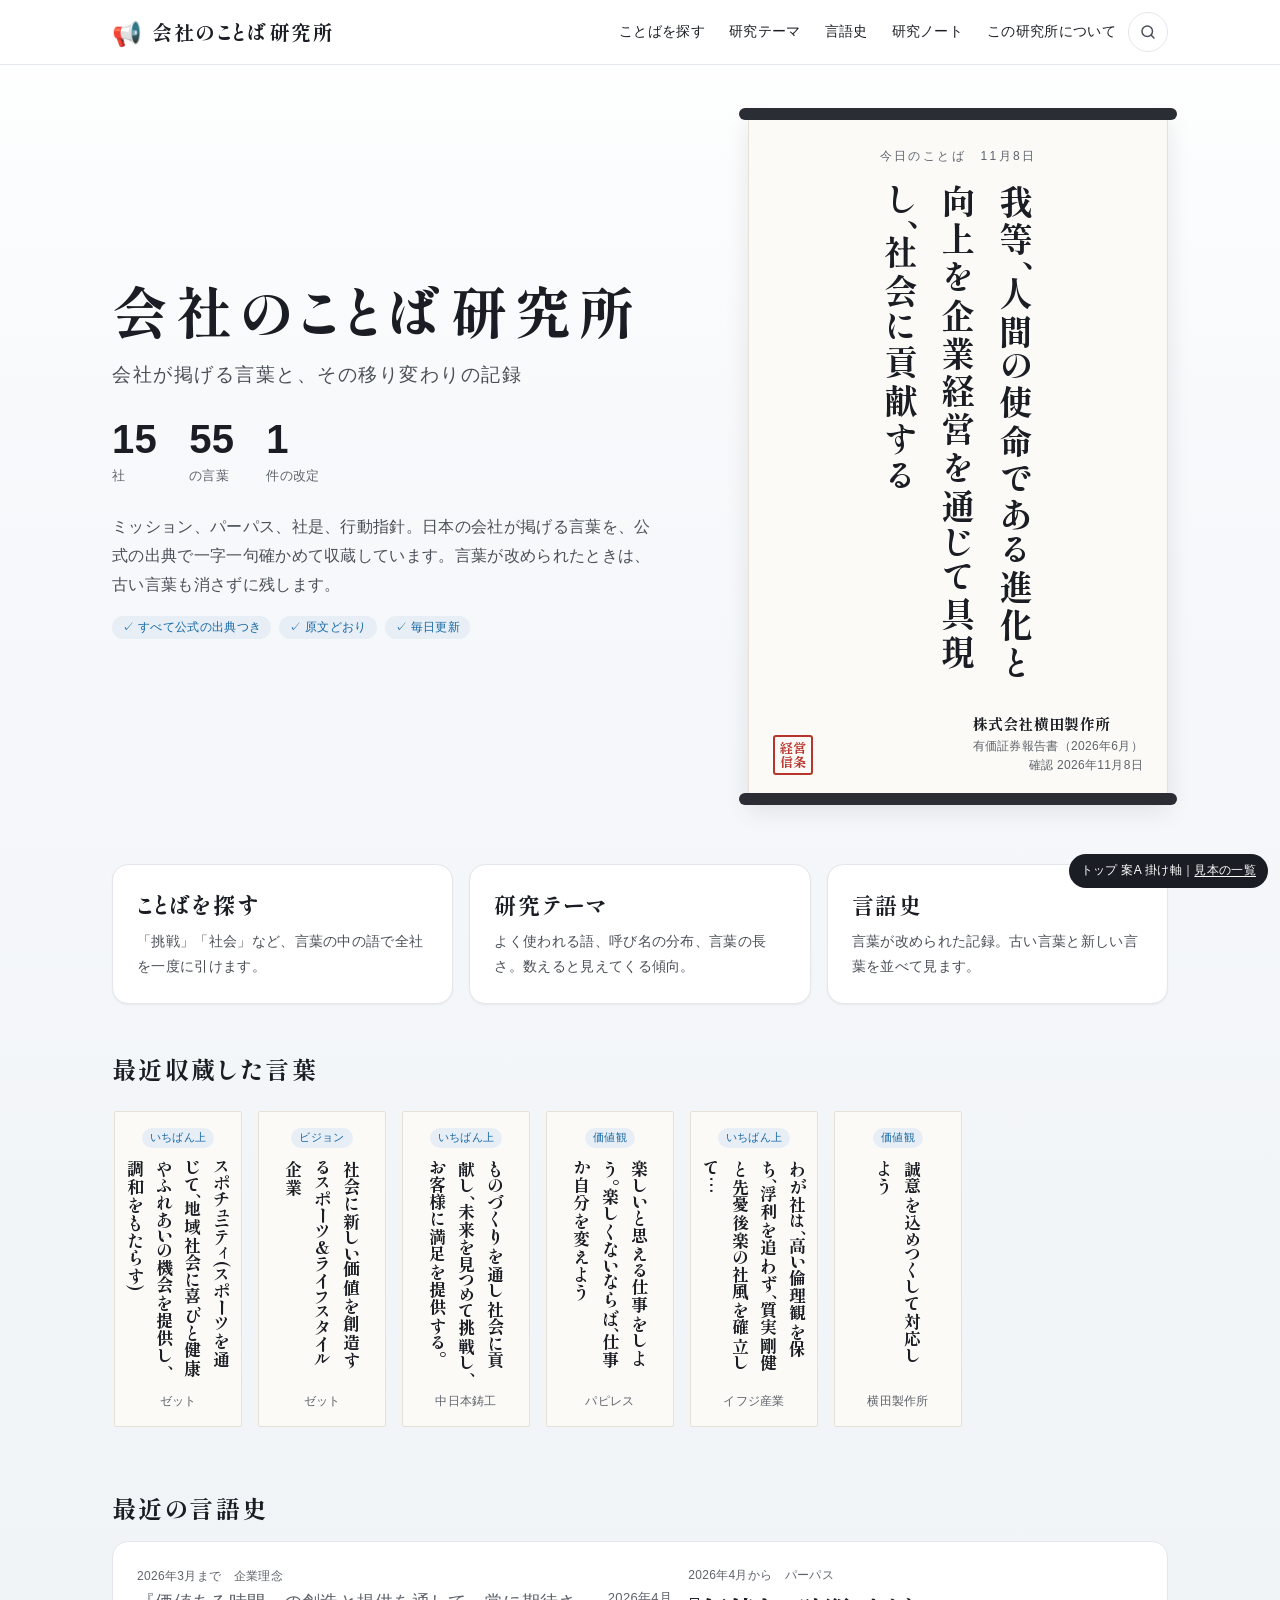
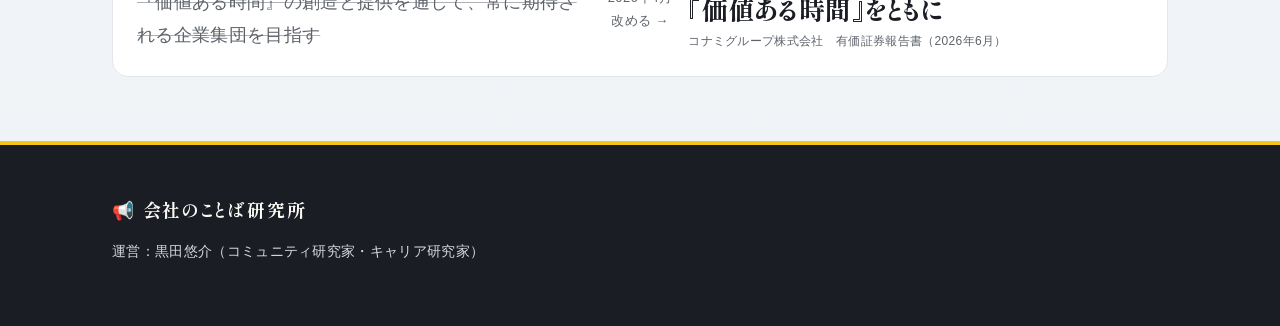
<file: _design/top-a.html>
<!doctype html>
<html lang="ja">
<head>
<meta charset="utf-8">
<meta name="viewport" content="width=device-width, initial-scale=1">
<title>見本 トップ案A 掛け軸｜会社のことば研究所</title>
<link rel="preconnect" href="https://fonts.googleapis.com">
<link href="https://fonts.googleapis.com/css2?family=Shippori+Mincho+B1:wght@500;700;800&family=Zen+Kaku+Gothic+New:wght@700;900&display=swap" rel="stylesheet">
<link rel="stylesheet" href="base.css">
<style>
/* 案A：今日のことばを掛け軸のように縦書きで大きく掲げる */
.hero { padding: var(--space-12) 0 var(--space-8); display: grid; gap: var(--space-8); }
@media (min-width: 900px) { .hero { grid-template-columns: 1fr 420px; align-items: center; } }
.site-title { font-family: var(--font-mincho); font-weight: 800; font-size: clamp(34px, 6vw, 56px); letter-spacing: .14em; margin: 0; line-height: 1.3; }
.site-sub { font-family: var(--font-mincho); font-size: clamp(16px, 2vw, 19px); color: var(--text-body); margin: var(--space-3) 0 var(--space-6); letter-spacing: .08em; }
.counts { display: flex; gap: var(--space-8); margin: 0 0 var(--space-6); padding: 0; list-style: none; }
.counts b { display: block; font-family: var(--font-display); font-weight: 900; font-size: 40px; line-height: 1.1; font-variant-numeric: tabular-nums; }
.counts span { font-size: 13px; color: var(--text-sub); }
.lead { color: var(--text-body); max-width: 34em; margin: 0; }
.trust { margin-top: var(--space-4); display: flex; flex-wrap: wrap; gap: var(--space-2); }

.scroll { position: relative; background: var(--paper); border: 1px solid var(--paper-line); border-radius: 2px; padding: var(--space-8) var(--space-6) var(--space-6); box-shadow: var(--shadow-lift); display: grid; justify-items: center; gap: var(--space-4); }
.scroll::before, .scroll::after { content: ""; position: absolute; left: -10px; right: -10px; height: 12px; background: #2a2d33; border-radius: 6px; }
.scroll::before { top: -6px; } .scroll::after { bottom: -6px; }
.scroll-label { font-size: 12px; color: var(--text-sub); letter-spacing: .2em; }
.scroll .tate { font-size: clamp(26px, 3.4vw, 34px); line-height: 1.7; letter-spacing: .12em; height: 15em; }
.scroll-foot { display: flex; align-items: flex-end; gap: var(--space-3); width: 100%; justify-content: space-between; }
.scroll-foot .who { font-family: var(--font-mincho); font-weight: 700; font-size: 15px; }
.scroll-foot .src { text-align: right; }

.doors { display: grid; gap: var(--space-4); margin: var(--space-8) 0; }
@media (min-width: 760px) { .doors { grid-template-columns: repeat(3, 1fr); } }
.door { display: block; background: var(--card); border: 1px solid var(--line); border-radius: var(--radius-lg); padding: var(--space-6); text-decoration: none; color: var(--ink); box-shadow: var(--shadow-card); transition: transform .2s, box-shadow .2s; }
.door:hover { transform: translateY(-2px); box-shadow: var(--shadow-lift); }
.door h2 { font-family: var(--font-mincho); font-weight: 800; font-size: 22px; margin: 0 0 var(--space-2); letter-spacing: .08em; }
.door p { margin: 0; font-size: 14px; color: var(--text-body); }

.sec-h { font-family: var(--font-mincho); font-weight: 800; font-size: 24px; letter-spacing: .1em; margin: var(--space-12) 0 var(--space-4); }
.shelf { display: flex; gap: var(--space-4); overflow-x: auto; padding: var(--space-2) 2px var(--space-4); scroll-snap-type: x mandatory; }
.tanzaku { flex: none; scroll-snap-align: start; width: 128px; background: var(--paper); border: 1px solid var(--paper-line); border-radius: 2px; padding: var(--space-4) var(--space-3); display: grid; justify-items: center; gap: var(--space-3); text-decoration: none; color: var(--ink); transition: transform .2s, box-shadow .2s; }
.tanzaku:hover { transform: translateY(-3px); box-shadow: var(--shadow-lift); }
.tanzaku .tate { font-size: 17px; line-height: 1.7; height: 13em; letter-spacing: .06em; overflow: hidden; }
.tanzaku .who { font-size: 12px; color: var(--text-sub); text-align: center; line-height: 1.4; }
.tanzaku .kind { font-size: 11px; color: var(--sky-on-tint); background: var(--chip-bg); border-radius: var(--radius-pill); padding: 0 8px; }
.history { background: var(--card); border: 1px solid var(--line); border-radius: var(--radius-lg); padding: var(--space-6); display: grid; gap: var(--space-4); }
@media (min-width: 760px) { .history { grid-template-columns: 1fr auto 1fr; align-items: center; } }
.history .old { font-family: var(--font-mincho); color: var(--text-sub); text-decoration: line-through; text-decoration-color: rgba(94,99,107,.5); font-size: 18px; }
.history .new { font-family: var(--font-mincho); font-weight: 800; font-size: 26px; }
.history .arrow { font-size: 13px; color: var(--text-sub); text-align: center; }
</style>
</head>
<body>
<header class="site-header"><div class="wrap header-inner">
  <a class="logo" href="#"><span class="logo-mark">📢</span>会社のことば研究所</a>
  <nav class="nav"><a href="#">ことばを探す</a><a href="#">研究テーマ</a><a href="#">言語史</a><a href="#">研究ノート</a><a href="#">この研究所について</a></nav>
  <span class="icon-btn" aria-label="探す"><svg viewBox="0 0 24 24"><circle cx="11" cy="11" r="7"/><path d="M20 20l-4-4"/></svg></span>
</div></header>

<main class="wrap">
  <section class="hero">
    <div>
      <h1 class="site-title">会社のことば研究所</h1>
      <p class="site-sub">会社が掲げる言葉と、その移り変わりの記録</p>
      <ul class="counts">
        <li><b>15</b><span>社</span></li>
        <li><b>55</b><span>の言葉</span></li>
        <li><b>1</b><span>件の改定</span></li>
      </ul>
      <p class="lead">ミッション、パーパス、社是、行動指針。日本の会社が掲げる言葉を、公式の出典で一字一句確かめて収蔵しています。言葉が改められたときは、古い言葉も消さずに残します。</p>
      <div class="trust"><span class="badge-ok">✓ すべて公式の出典つき</span><span class="badge-ok">✓ 原文どおり</span><span class="badge-ok">✓ 毎日更新</span></div>
    </div>
    <figure class="scroll" style="margin:0">
      <figcaption class="scroll-label">今日のことば　11月8日</figcaption>
      <p class="tate" style="margin:0">我等、人間の使命である進化と向上を企業経営を通じて具現し、社会に貢献する</p>
      <div class="scroll-foot">
        <span class="seal">経営<br>信条</span>
        <div><div class="who">株式会社横田製作所</div><div class="src">有価証券報告書（2026年6月）<br>確認 2026年11月8日</div></div>
      </div>
    </figure>
  </section>

  <div class="doors">
    <a class="door" href="#"><h2>ことばを探す</h2><p>「挑戦」「社会」など、言葉の中の語で全社を一度に引けます。</p></a>
    <a class="door" href="#"><h2>研究テーマ</h2><p>よく使われる語、呼び名の分布、言葉の長さ。数えると見えてくる傾向。</p></a>
    <a class="door" href="#"><h2>言語史</h2><p>言葉が改められた記録。古い言葉と新しい言葉を並べて見ます。</p></a>
  </div>

  <h2 class="sec-h">最近収蔵した言葉</h2>
  <div class="shelf">
    <a class="tanzaku" href="#"><span class="kind">いちばん上</span><p class="tate" style="margin:0">スポチュニティ(スポーツを通じて、地域社会に喜びと健康やふれあいの機会を提供し、調和をもたらす)</p><span class="who">ゼット</span></a>
    <a class="tanzaku" href="#"><span class="kind">ビジョン</span><p class="tate" style="margin:0">社会に新しい価値を創造するスポーツ＆ライフスタイル企業</p><span class="who">ゼット</span></a>
    <a class="tanzaku" href="#"><span class="kind">いちばん上</span><p class="tate" style="margin:0">ものづくりを通し社会に貢献し、未来を見つめて挑戦し、お客様に満足を提供する。</p><span class="who">中日本鋳工</span></a>
    <a class="tanzaku" href="#"><span class="kind">価値観</span><p class="tate" style="margin:0">楽しいと思える仕事をしよう。楽しくないならば、仕事か自分を変えよう</p><span class="who">パピレス</span></a>
    <a class="tanzaku" href="#"><span class="kind">いちばん上</span><p class="tate" style="margin:0">わが社は、高い倫理観を保ち、浮利を追わず、質実剛健と先憂後楽の社風を確立して…</p><span class="who">イフジ産業</span></a>
    <a class="tanzaku" href="#"><span class="kind">価値観</span><p class="tate" style="margin:0">誠意を込めつくして対応しよう</p><span class="who">横田製作所</span></a>
  </div>

  <h2 class="sec-h">最近の言語史</h2>
  <div class="history">
    <div><div class="src">2026年3月まで　企業理念</div><div class="old">『価値ある時間』の創造と提供を通して、常に期待される企業集団を目指す</div></div>
    <div class="arrow">2026年4月<br>改める →</div>
    <div><div class="src">2026年4月から　パーパス</div><div class="new">『価値ある時間』をともに</div><div class="src">コナミグループ株式会社　有価証券報告書（2026年6月）</div></div>
  </div>
</main>

<footer class="footer"><div class="wrap"><strong>📢 会社のことば研究所</strong><p>運営：黒田悠介（コミュニティ研究家・キャリア研究家）</p></div></footer>
<div class="sample-tag">トップ 案A 掛け軸｜<a href="index.html">見本の一覧</a></div>
</body>
</html>
</file>
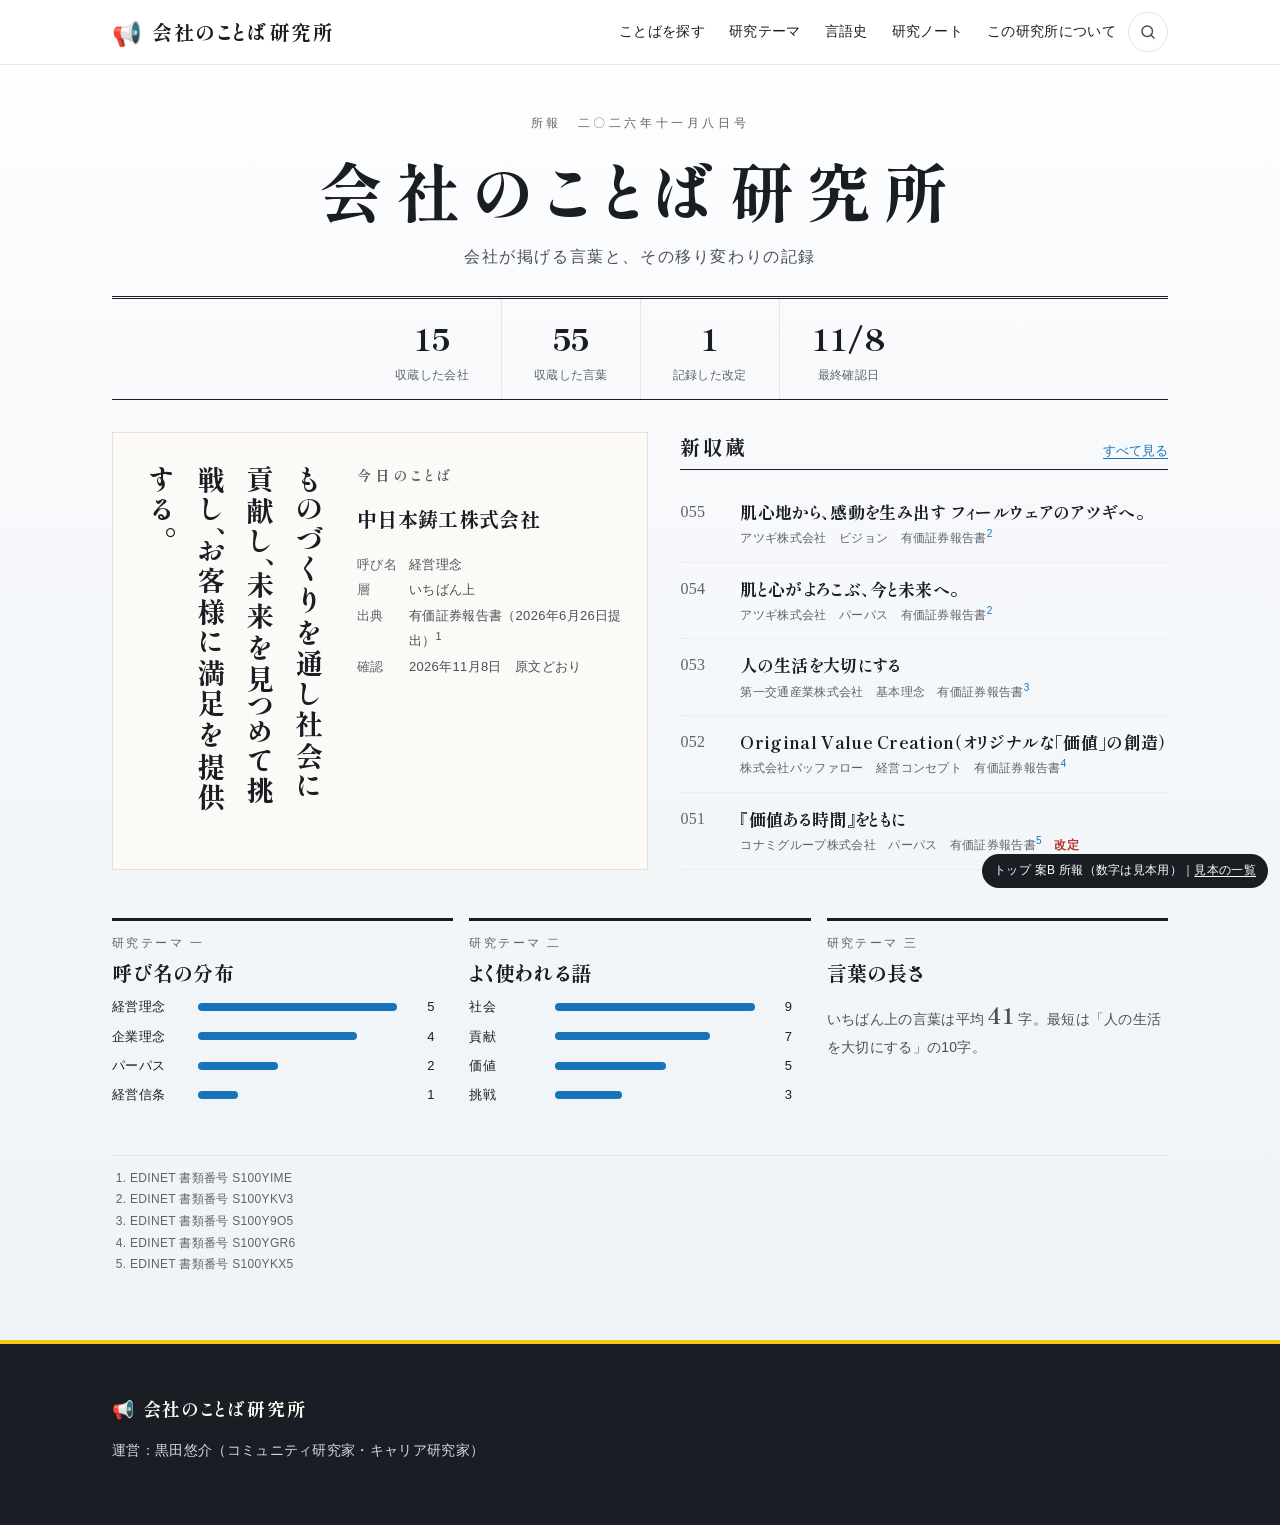
<file: _design/top-b.html>
<!doctype html>
<html lang="ja">
<head>
<meta charset="utf-8">
<meta name="viewport" content="width=device-width, initial-scale=1">
<title>見本 トップ案B 所報｜会社のことば研究所</title>
<link rel="preconnect" href="https://fonts.googleapis.com">
<link href="https://fonts.googleapis.com/css2?family=Shippori+Mincho+B1:wght@500;700;800&family=Zen+Kaku+Gothic+New:wght@700;900&display=swap" rel="stylesheet">
<link rel="stylesheet" href="base.css">
<style>
/* 案B：研究所の所報（紀要）のように。罫線と番号、注で信頼性を前に出す */
.masthead { text-align: center; padding: var(--space-12) 0 var(--space-6); border-bottom: 3px double var(--ink); }
.masthead .vol { font-size: 12px; letter-spacing: .3em; color: var(--text-sub); }
.masthead h1 { font-family: var(--font-mincho); font-weight: 800; font-size: clamp(36px, 7vw, 64px); letter-spacing: .2em; margin: var(--space-2) 0; }
.masthead p { font-family: var(--font-mincho); color: var(--text-body); margin: 0; letter-spacing: .1em; }
.ledger { display: flex; justify-content: center; gap: 0; margin: 0; padding: 0; list-style: none; border-bottom: 1px solid var(--ink); }
.ledger li { padding: var(--space-3) var(--space-8); text-align: center; border-right: 1px solid var(--line); }
.ledger li:last-child { border-right: 0; }
.ledger b { font-family: var(--font-mincho); font-weight: 800; font-size: 30px; font-variant-numeric: tabular-nums; }
.ledger span { display: block; font-size: 12px; color: var(--text-sub); }

.cols { display: grid; gap: var(--space-8); margin-top: var(--space-8); }
@media (min-width: 900px) { .cols { grid-template-columns: 1.1fr 1fr; } }
.today { background: var(--paper); border: 1px solid var(--paper-line); padding: var(--space-8) var(--space-6); display: grid; grid-template-columns: auto 1fr; gap: var(--space-6); align-items: start; }
.today .tate { font-size: 28px; line-height: 1.75; letter-spacing: .12em; height: 13em; margin: 0; }
.today h2 { font-family: var(--font-mincho); font-size: 14px; letter-spacing: .3em; color: var(--text-sub); margin: 0 0 var(--space-4); font-weight: 700; }
.today .who { font-family: var(--font-mincho); font-weight: 800; font-size: 20px; }
.today dl { margin: var(--space-4) 0 0; font-size: 13px; color: var(--text-body); display: grid; grid-template-columns: auto 1fr; gap: 2px var(--space-3); }
.today dt { color: var(--text-sub); }
.today dd { margin: 0; }

.sec-h { font-family: var(--font-mincho); font-weight: 800; font-size: 20px; letter-spacing: .12em; border-bottom: 1px solid var(--ink); padding-bottom: var(--space-2); margin: 0 0 var(--space-4); display: flex; justify-content: space-between; align-items: baseline; }
.sec-h a { font-family: var(--font-sans); font-size: 13px; font-weight: 400; letter-spacing: 0; }
.index { list-style: none; margin: 0; padding: 0; }
.index li { display: grid; grid-template-columns: 3em 1fr; gap: var(--space-3); padding: var(--space-3) 0; border-bottom: 1px dotted var(--line); }
.index .no { font-family: var(--font-mincho); color: var(--text-sub); font-variant-numeric: tabular-nums; }
.index .w { font-family: var(--font-mincho); font-weight: 700; font-size: 17px; line-height: 1.6; }
.index .meta { font-size: 12px; color: var(--text-sub); }
.index .meta sup { color: var(--sky); }

.topics { display: grid; gap: var(--space-4); margin-top: var(--space-12); }
@media (min-width: 760px) { .topics { grid-template-columns: repeat(3, 1fr); } }
.topic { border-top: 3px solid var(--ink); padding-top: var(--space-3); }
.topic .k { font-size: 12px; color: var(--text-sub); letter-spacing: .2em; }
.topic h3 { font-family: var(--font-mincho); font-weight: 800; font-size: 20px; margin: var(--space-1) 0 var(--space-2); }
.bars { display: grid; gap: 6px; font-size: 13px; }
.bar { display: grid; grid-template-columns: 6em 1fr 2em; gap: var(--space-2); align-items: center; }
.bar i { display: block; height: 8px; background: var(--sky); border-radius: 4px; }
.notes { font-size: 12px; color: var(--text-sub); border-top: 1px solid var(--line); margin-top: var(--space-12); padding-top: var(--space-3); }
.notes ol { padding-left: 1.5em; margin: 0; }
</style>
</head>
<body>
<header class="site-header"><div class="wrap header-inner">
  <a class="logo" href="#"><span class="logo-mark">📢</span>会社のことば研究所</a>
  <nav class="nav"><a href="#">ことばを探す</a><a href="#">研究テーマ</a><a href="#">言語史</a><a href="#">研究ノート</a><a href="#">この研究所について</a></nav>
  <span class="icon-btn" aria-label="探す"><svg viewBox="0 0 24 24"><circle cx="11" cy="11" r="7"/><path d="M20 20l-4-4"/></svg></span>
</div></header>

<main class="wrap">
  <div class="masthead">
    <div class="vol">所報　二〇二六年十一月八日号</div>
    <h1>会社のことば研究所</h1>
    <p>会社が掲げる言葉と、その移り変わりの記録</p>
  </div>
  <ul class="ledger">
    <li><b>15</b><span>収蔵した会社</span></li>
    <li><b>55</b><span>収蔵した言葉</span></li>
    <li><b>1</b><span>記録した改定</span></li>
    <li><b>11/8</b><span>最終確認日</span></li>
  </ul>

  <div class="cols">
    <section class="today">
      <p class="tate">ものづくりを通し社会に貢献し、未来を見つめて挑戦し、お客様に満足を提供する。</p>
      <div>
        <h2>今日のことば</h2>
        <div class="who">中日本鋳工株式会社</div>
        <dl>
          <dt>呼び名</dt><dd>経営理念</dd>
          <dt>層</dt><dd>いちばん上</dd>
          <dt>出典</dt><dd>有価証券報告書（2026年6月26日提出）<sup>1</sup></dd>
          <dt>確認</dt><dd>2026年11月8日　原文どおり</dd>
        </dl>
      </div>
    </section>
    <section>
      <h2 class="sec-h">新収蔵　<a href="#">すべて見る</a></h2>
      <ol class="index">
        <li><span class="no">055</span><div><div class="w">肌心地から、感動を生み出す フィールウェアのアツギへ。</div><div class="meta">アツギ株式会社　ビジョン　有価証券報告書<sup>2</sup></div></div></li>
        <li><span class="no">054</span><div><div class="w">肌と心がよろこぶ、今と未来へ。</div><div class="meta">アツギ株式会社　パーパス　有価証券報告書<sup>2</sup></div></div></li>
        <li><span class="no">053</span><div><div class="w">人の生活を大切にする</div><div class="meta">第一交通産業株式会社　基本理念　有価証券報告書<sup>3</sup></div></div></li>
        <li><span class="no">052</span><div><div class="w">Original Value Creation（オリジナルな「価値」の創造）</div><div class="meta">株式会社バッファロー　経営コンセプト　有価証券報告書<sup>4</sup></div></div></li>
        <li><span class="no">051</span><div><div class="w">『価値ある時間』をともに</div><div class="meta">コナミグループ株式会社　パーパス　有価証券報告書<sup>5</sup>　<b style="color:var(--shu)">改定</b></div></div></li>
      </ol>
    </section>
  </div>

  <div class="topics">
    <section class="topic"><div class="k">研究テーマ 一</div><h3>呼び名の分布</h3>
      <div class="bars">
        <div class="bar"><span>経営理念</span><i style="width:90%"></i><span>5</span></div>
        <div class="bar"><span>企業理念</span><i style="width:72%"></i><span>4</span></div>
        <div class="bar"><span>パーパス</span><i style="width:36%"></i><span>2</span></div>
        <div class="bar"><span>経営信条</span><i style="width:18%"></i><span>1</span></div>
      </div></section>
    <section class="topic"><div class="k">研究テーマ 二</div><h3>よく使われる語</h3>
      <div class="bars">
        <div class="bar"><span>社会</span><i style="width:90%"></i><span>9</span></div>
        <div class="bar"><span>貢献</span><i style="width:70%"></i><span>7</span></div>
        <div class="bar"><span>価値</span><i style="width:50%"></i><span>5</span></div>
        <div class="bar"><span>挑戦</span><i style="width:30%"></i><span>3</span></div>
      </div></section>
    <section class="topic"><div class="k">研究テーマ 三</div><h3>言葉の長さ</h3>
      <p style="margin:0;font-size:14px;color:var(--text-body)">いちばん上の言葉は平均 <b style="font-family:var(--font-mincho);font-size:22px">41</b> 字。最短は「人の生活を大切にする」の10字。</p></section>
  </div>

  <div class="notes"><ol>
    <li>EDINET 書類番号 S100YIME</li><li>EDINET 書類番号 S100YKV3</li><li>EDINET 書類番号 S100Y9O5</li><li>EDINET 書類番号 S100YGR6</li><li>EDINET 書類番号 S100YKX5</li>
  </ol></div>
</main>
<footer class="footer"><div class="wrap"><strong>📢 会社のことば研究所</strong><p>運営：黒田悠介（コミュニティ研究家・キャリア研究家）</p></div></footer>
<div class="sample-tag">トップ 案B 所報（数字は見本用）｜<a href="index.html">見本の一覧</a></div>
</body>
</html>
</file>
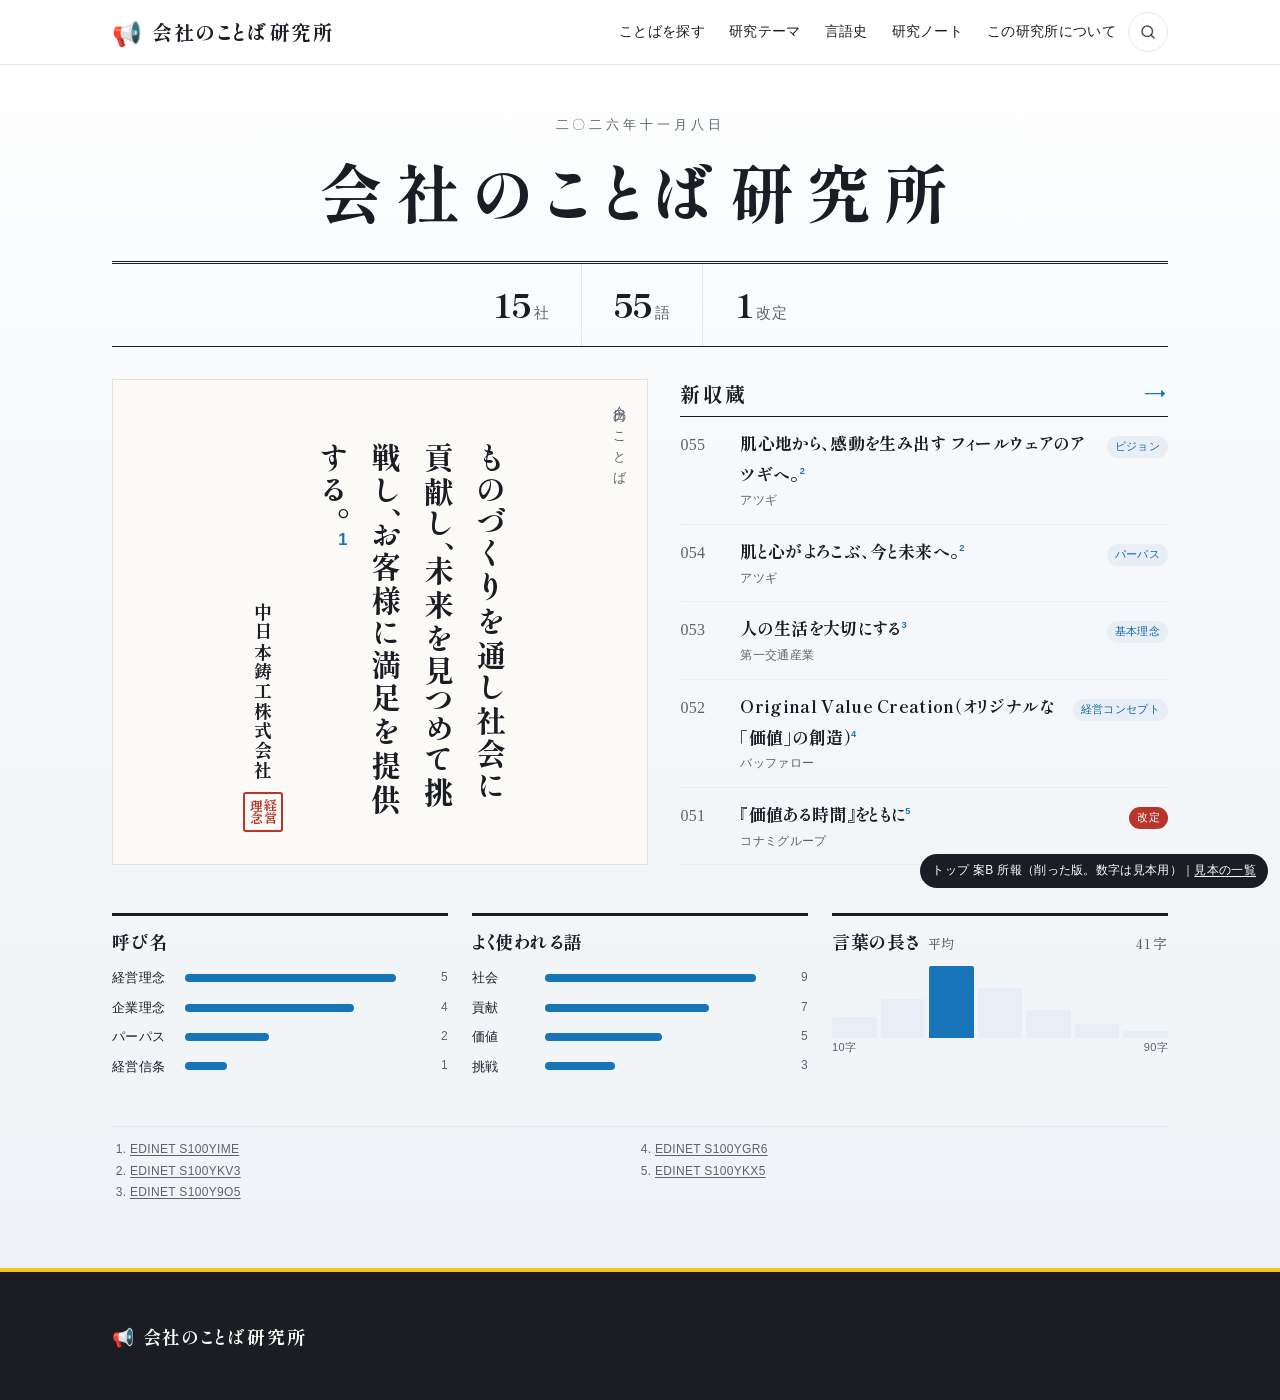
<file: _design/top-b2.html>
<!doctype html>
<html lang="ja">
<head>
<meta charset="utf-8">
<meta name="viewport" content="width=device-width, initial-scale=1">
<title>見本 トップ案B 所報（削った版）｜会社のことば研究所</title>
<link rel="preconnect" href="https://fonts.googleapis.com">
<link href="https://fonts.googleapis.com/css2?family=Shippori+Mincho+B1:wght@500;700;800&family=Zen+Kaku+Gothic+New:wght@700;900&display=swap" rel="stylesheet">
<link rel="stylesheet" href="base.css">
<style>
/* 案B 所報：補足の文をなくし、罫線・番号・注・札で語る */
.masthead { text-align: center; padding: var(--space-12) 0 var(--space-6); border-bottom: 3px double var(--ink); }
.masthead .vol { font-family: var(--font-mincho); font-size: 13px; letter-spacing: .3em; color: var(--text-sub); }
.masthead h1 { font-family: var(--font-mincho); font-weight: 800; font-size: clamp(36px, 7vw, 64px); letter-spacing: .2em; margin: var(--space-2) 0 0; }
.ledger { display: flex; justify-content: center; margin: 0; padding: 0; list-style: none; border-bottom: 1px solid var(--ink); }
.ledger li { padding: var(--space-3) var(--space-8); text-align: center; border-right: 1px solid var(--line); }
.ledger li:last-child { border-right: 0; }
.ledger b { font-family: var(--font-mincho); font-weight: 800; font-size: 32px; font-variant-numeric: tabular-nums; }
.ledger small { font-family: var(--font-mincho); font-size: 15px; color: var(--text-sub); margin-left: 2px; }

.cols { display: grid; gap: var(--space-8); margin-top: var(--space-8); }
@media (min-width: 900px) { .cols { grid-template-columns: 1.1fr 1fr; } }

/* 今日のことば：縦書きの言葉と、落款・社名・注番号だけ */
.today { position: relative; background: var(--paper); border: 1px solid var(--paper-line); padding: var(--space-8) var(--space-6); display: flex; flex-direction: row-reverse; justify-content: center; align-items: flex-end; gap: var(--space-6); text-decoration: none; color: var(--ink); transition: box-shadow .2s; }
.today:hover { box-shadow: var(--shadow-lift); }
.today .day { position: absolute; top: var(--space-4); right: var(--space-4); writing-mode: vertical-rl; font-family: var(--font-mincho); font-size: 13px; letter-spacing: .3em; color: var(--text-sub); }
.today .tate { font-size: 30px; line-height: 1.75; letter-spacing: .12em; height: 13em; margin: 0; }
.today .sig { writing-mode: vertical-rl; display: flex; align-items: center; gap: var(--space-3); }
.today .who { font-family: var(--font-mincho); font-weight: 800; font-size: 18px; letter-spacing: .1em; }
.fn { font-family: var(--font-sans); font-size: .55em; color: var(--sky); vertical-align: super; text-decoration: none; }
.tate .fn { writing-mode: horizontal-tb; }

.sec-h { font-family: var(--font-mincho); font-weight: 800; font-size: 20px; letter-spacing: .12em; border-bottom: 1px solid var(--ink); padding-bottom: var(--space-2); margin: 0; display: flex; justify-content: space-between; align-items: baseline; }
.sec-h a { font-size: 22px; text-decoration: none; line-height: 1; }
.index { list-style: none; margin: 0; padding: 0; }
.index a { display: grid; grid-template-columns: 3em 1fr auto; gap: var(--space-3); align-items: baseline; padding: var(--space-3) 0; border-bottom: 1px dotted var(--line); text-decoration: none; color: var(--ink); }
.index a:hover .w { color: var(--sky); }
.index .no { font-family: var(--font-mincho); color: var(--text-sub); font-variant-numeric: tabular-nums; }
.index .w { font-family: var(--font-mincho); font-weight: 700; font-size: 17px; line-height: 1.6; }
.index .who { display: block; font-size: 12px; color: var(--text-sub); }
.chip { font-size: 11px; color: var(--sky-on-tint); background: var(--chip-bg); border-radius: var(--radius-pill); padding: 1px 8px; white-space: nowrap; }
.chip.kai { color: #fff; background: var(--shu); }

.topics { display: grid; gap: var(--space-6); margin-top: var(--space-12); }
@media (min-width: 760px) { .topics { grid-template-columns: repeat(3, 1fr); } }
.topic { border-top: 3px solid var(--ink); padding-top: var(--space-3); text-decoration: none; color: var(--ink); display: block; }
.topic h3 { font-family: var(--font-mincho); font-weight: 800; font-size: 18px; margin: 0 0 var(--space-3); display: flex; gap: var(--space-2); align-items: baseline; }
.topic h3 span { font-size: 13px; color: var(--text-sub); font-weight: 500; }
.bars { display: grid; gap: 6px; font-size: 13px; }
.bar { display: grid; grid-template-columns: 5em 1fr 1.6em; gap: var(--space-2); align-items: center; font-family: var(--font-mincho); }
.bar i { display: block; height: 8px; background: var(--sky); border-radius: 4px; transform-origin: left; animation: grow .8s ease-out both; }
.bar b { font-family: var(--font-sans); font-size: 12px; color: var(--text-sub); text-align: right; font-weight: 400; }
@keyframes grow { from { transform: scaleX(0); } }
.hist { display: flex; align-items: flex-end; gap: 4px; height: 72px; }
.hist i { flex: 1; background: var(--chip-bg); border-radius: 2px 2px 0 0; }
.hist i.hi { background: var(--sky); }
.hist-axis { display: flex; justify-content: space-between; font-size: 11px; color: var(--text-sub); }
.big { font-family: var(--font-mincho); font-weight: 800; font-size: 34px; }
.big small { font-size: 14px; color: var(--text-sub); margin-left: 2px; }

.notes { font-size: 12px; color: var(--text-sub); border-top: 1px solid var(--line); margin-top: var(--space-12); padding-top: var(--space-3); }
.notes ol { padding-left: 1.5em; margin: 0; columns: 2; }
.notes a { color: var(--text-sub); }
</style>
</head>
<body>
<header class="site-header"><div class="wrap header-inner">
  <a class="logo" href="#"><span class="logo-mark">📢</span>会社のことば研究所</a>
  <nav class="nav"><a href="#">ことばを探す</a><a href="#">研究テーマ</a><a href="#">言語史</a><a href="#">研究ノート</a><a href="#">この研究所について</a></nav>
  <span class="icon-btn" aria-label="探す"><svg viewBox="0 0 24 24"><circle cx="11" cy="11" r="7"/><path d="M20 20l-4-4"/></svg></span>
</div></header>

<main class="wrap">
  <div class="masthead">
    <div class="vol">二〇二六年十一月八日</div>
    <h1>会社のことば研究所</h1>
  </div>
  <ul class="ledger" aria-label="収蔵の数">
    <li><b>15</b><small>社</small></li>
    <li><b>55</b><small>語</small></li>
    <li><b>1</b><small>改定</small></li>
  </ul>

  <div class="cols">
    <a class="today" href="#" aria-label="今日のことば　中日本鋳工株式会社">
      <span class="day">今日のことば</span>
      <p class="tate">ものづくりを通し社会に貢献し、未来を見つめて挑戦し、お客様に満足を提供する。<span class="fn">1</span></p>
      <span class="sig"><span class="who">中日本鋳工株式会社</span><span class="seal">経営<br>理念</span></span>
    </a>
    <section>
      <h2 class="sec-h">新収蔵<a href="#" aria-label="すべて見る">→</a></h2>
      <ol class="index">
        <li><a href="#"><span class="no">055</span><span><span class="w">肌心地から、感動を生み出す フィールウェアのアツギへ。<sup class="fn">2</sup></span><span class="who">アツギ</span></span><span class="chip">ビジョン</span></a></li>
        <li><a href="#"><span class="no">054</span><span><span class="w">肌と心がよろこぶ、今と未来へ。<sup class="fn">2</sup></span><span class="who">アツギ</span></span><span class="chip">パーパス</span></a></li>
        <li><a href="#"><span class="no">053</span><span><span class="w">人の生活を大切にする<sup class="fn">3</sup></span><span class="who">第一交通産業</span></span><span class="chip">基本理念</span></a></li>
        <li><a href="#"><span class="no">052</span><span><span class="w">Original Value Creation（オリジナルな「価値」の創造）<sup class="fn">4</sup></span><span class="who">バッファロー</span></span><span class="chip">経営コンセプト</span></a></li>
        <li><a href="#"><span class="no">051</span><span><span class="w">『価値ある時間』をともに<sup class="fn">5</sup></span><span class="who">コナミグループ</span></span><span class="chip kai">改定</span></a></li>
      </ol>
    </section>
  </div>

  <div class="topics">
    <a class="topic" href="#"><h3>呼び名</h3>
      <div class="bars">
        <div class="bar"><span>経営理念</span><i style="width:90%"></i><b>5</b></div>
        <div class="bar"><span>企業理念</span><i style="width:72%"></i><b>4</b></div>
        <div class="bar"><span>パーパス</span><i style="width:36%"></i><b>2</b></div>
        <div class="bar"><span>経営信条</span><i style="width:18%"></i><b>1</b></div>
      </div></a>
    <a class="topic" href="#"><h3>よく使われる語</h3>
      <div class="bars">
        <div class="bar"><span>社会</span><i style="width:90%"></i><b>9</b></div>
        <div class="bar"><span>貢献</span><i style="width:70%"></i><b>7</b></div>
        <div class="bar"><span>価値</span><i style="width:50%"></i><b>5</b></div>
        <div class="bar"><span>挑戦</span><i style="width:30%"></i><b>3</b></div>
      </div></a>
    <a class="topic" href="#"><h3>言葉の長さ<span>平均</span><span class="big" style="margin-left:auto">41<small>字</small></span></h3>
      <div class="hist"><i style="height:30%"></i><i style="height:55%"></i><i class="hi" style="height:100%"></i><i style="height:70%"></i><i style="height:40%"></i><i style="height:20%"></i><i style="height:10%"></i></div>
      <div class="hist-axis"><span>10字</span><span>90字</span></div></a>
  </div>

  <div class="notes"><ol>
    <li><a href="#">EDINET S100YIME</a></li><li><a href="#">EDINET S100YKV3</a></li><li><a href="#">EDINET S100Y9O5</a></li><li><a href="#">EDINET S100YGR6</a></li><li><a href="#">EDINET S100YKX5</a></li>
  </ol></div>
</main>
<footer class="footer"><div class="wrap"><strong>📢 会社のことば研究所</strong></div></footer>
<div class="sample-tag">トップ 案B 所報（削った版。数字は見本用）｜<a href="index.html">見本の一覧</a></div>
</body>
</html>
</file>
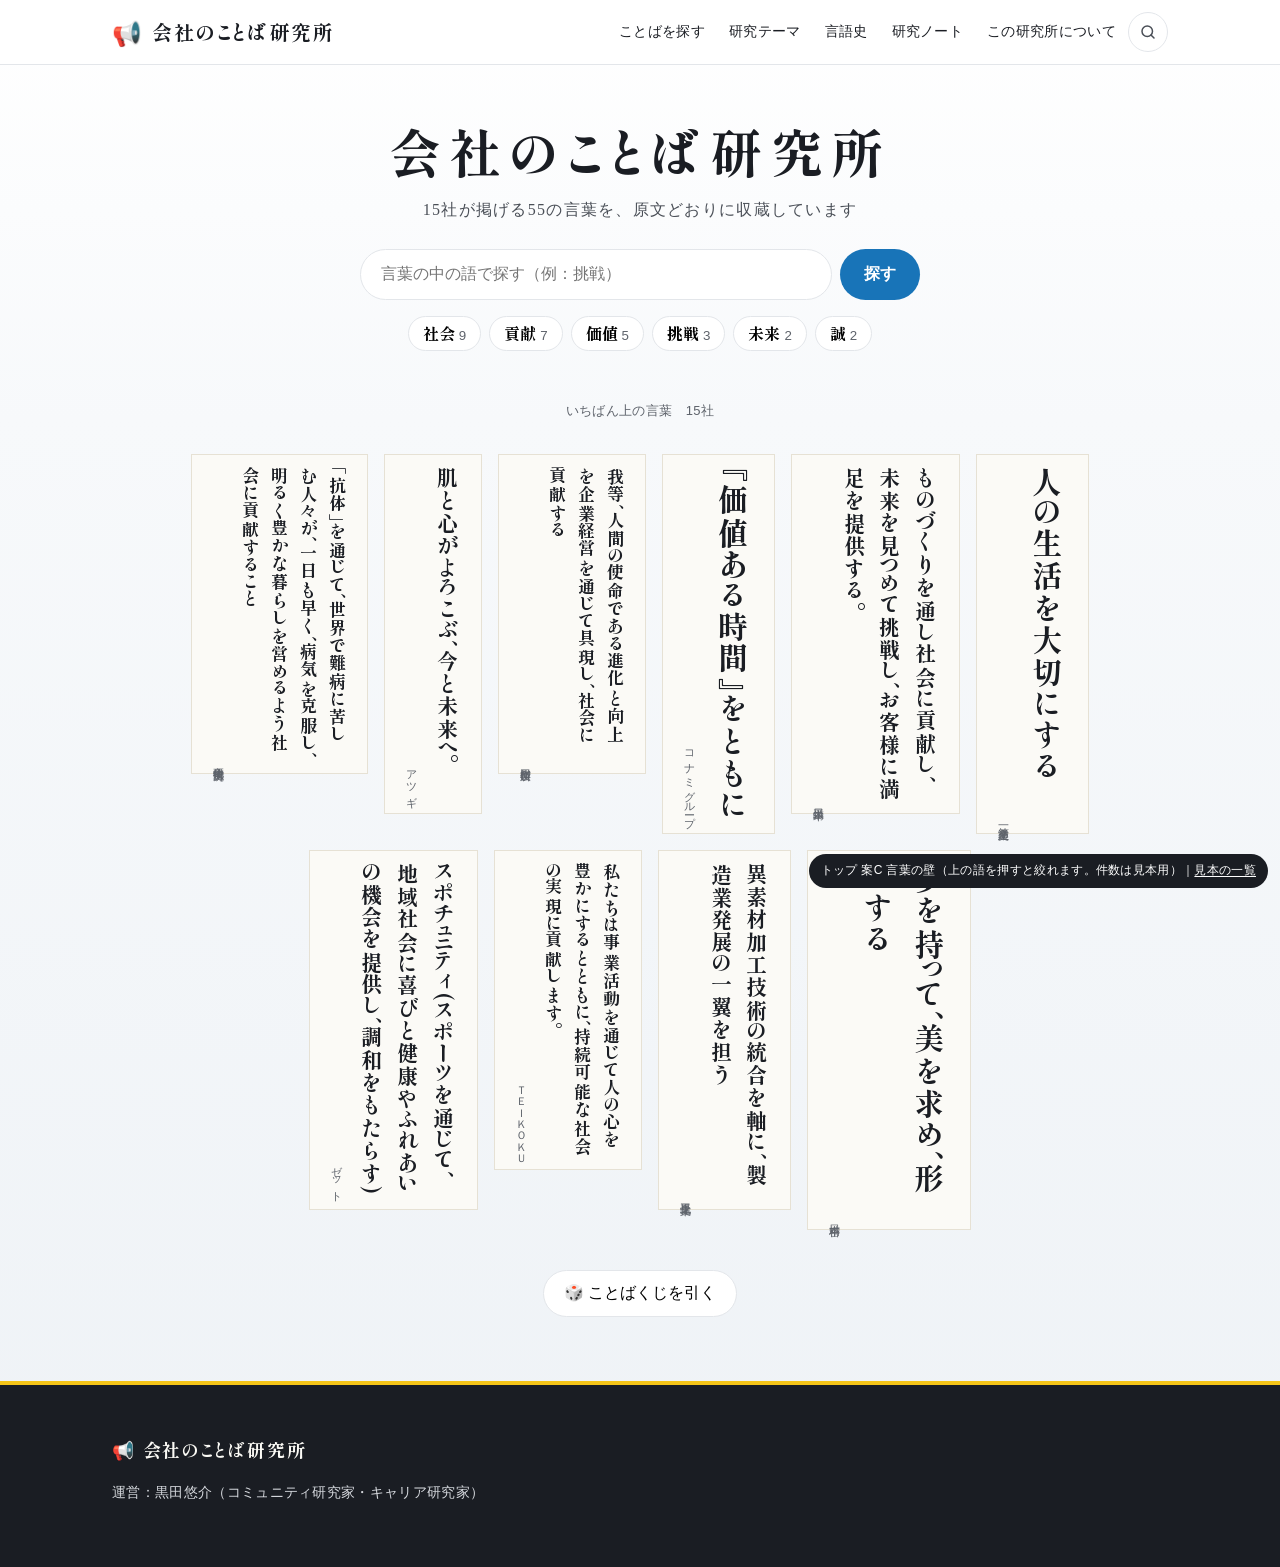
<file: _design/top-c.html>
<!doctype html>
<html lang="ja">
<head>
<meta charset="utf-8">
<meta name="viewport" content="width=device-width, initial-scale=1">
<title>見本 トップ案C 言葉の壁｜会社のことば研究所</title>
<link rel="preconnect" href="https://fonts.googleapis.com">
<link href="https://fonts.googleapis.com/css2?family=Shippori+Mincho+B1:wght@500;700;800&family=Zen+Kaku+Gothic+New:wght@700;900&display=swap" rel="stylesheet">
<link rel="stylesheet" href="base.css">
<style>
/* 案C：展示室の壁のように、たくさんの言葉を縦書きで並べる。上で語を選ぶと、その語を含む言葉だけが光る */
.hero { text-align: center; padding: var(--space-12) 0 var(--space-6); }
.hero h1 { font-family: var(--font-mincho); font-weight: 800; font-size: clamp(32px, 6vw, 52px); letter-spacing: .16em; margin: 0; }
.hero p { font-family: var(--font-mincho); color: var(--text-body); margin: var(--space-2) 0 var(--space-6); letter-spacing: .08em; }
.searchbar { max-width: 560px; margin: 0 auto; display: flex; gap: var(--space-2); }
.searchbar input { flex: 1; font: inherit; border: 1px solid var(--line); border-radius: var(--radius-pill); padding: 10px 20px; background: var(--card); }
.searchbar button { border: 0; border-radius: var(--radius-pill); background: var(--sky); color: var(--on-sky); font: inherit; font-weight: 700; padding: 0 24px; }
.words { display: flex; flex-wrap: wrap; justify-content: center; gap: var(--space-2); margin: var(--space-4) 0 0; }
.words button { font: inherit; font-family: var(--font-mincho); font-weight: 700; border: 1px solid var(--line); background: var(--card); border-radius: var(--radius-pill); padding: 2px 14px; cursor: pointer; }
.words button[aria-pressed="true"] { background: var(--ink); color: #fff; border-color: var(--ink); }
.words small { color: var(--text-sub); font-family: var(--font-sans); font-weight: 400; margin-left: 4px; }
.count { text-align: center; font-size: 13px; color: var(--text-sub); margin: var(--space-6) 0 var(--space-2); }

.wall { display: flex; flex-direction: row-reverse; flex-wrap: wrap; justify-content: center; align-items: flex-start; gap: var(--space-4); padding: var(--space-6) 0; }
/* 札そのものを縦書きにする（横書きの箱に縦書きを入れると幅の計算がずれて文字が切れるため） */
.plate { writing-mode: vertical-rl; display: block; flex: none; width: max-content; background: var(--paper); border: 1px solid var(--paper-line); padding: var(--space-3) var(--space-4); text-decoration: none; color: var(--ink); transition: opacity .3s, transform .3s, box-shadow .3s; }
.plate:hover { transform: translateY(-3px); box-shadow: var(--shadow-lift); }
.plate .tate { margin: 0; line-height: 1.7; letter-spacing: .08em; }
.plate .who { display: block; font-size: 11px; color: var(--text-sub); margin-right: var(--space-2); text-align: end; }
.s1 { height: 380px; } .s1 .tate { font-size: 30px; }
.s2 { height: 360px; } .s2 .tate { font-size: 21px; }
.s3 { height: 320px; } .s3 .tate { font-size: 17px; }
.wall.filtering .plate { opacity: .22; }
.wall.filtering .plate.hit { opacity: 1; box-shadow: 0 0 0 2px var(--ink); }
mark { background: linear-gradient(transparent 60%, var(--base-yellow) 60%); color: inherit; }
.dice { display: block; margin: var(--space-4) auto 0; font: inherit; border: 1px solid var(--line); background: var(--card); border-radius: var(--radius-pill); padding: 8px 20px; cursor: pointer; }
</style>
</head>
<body>
<header class="site-header"><div class="wrap header-inner">
  <a class="logo" href="#"><span class="logo-mark">📢</span>会社のことば研究所</a>
  <nav class="nav"><a href="#">ことばを探す</a><a href="#">研究テーマ</a><a href="#">言語史</a><a href="#">研究ノート</a><a href="#">この研究所について</a></nav>
  <span class="icon-btn" aria-label="探す"><svg viewBox="0 0 24 24"><circle cx="11" cy="11" r="7"/><path d="M20 20l-4-4"/></svg></span>
</div></header>

<main class="wrap">
  <section class="hero">
    <h1>会社のことば研究所</h1>
    <p>15社が掲げる55の言葉を、原文どおりに収蔵しています</p>
    <div class="searchbar"><input placeholder="言葉の中の語で探す（例：挑戦）"><button>探す</button></div>
    <div class="words" id="words">
      <button data-w="社会">社会<small>9</small></button>
      <button data-w="貢献">貢献<small>7</small></button>
      <button data-w="価値">価値<small>5</small></button>
      <button data-w="挑戦">挑戦<small>3</small></button>
      <button data-w="未来">未来<small>2</small></button>
      <button data-w="誠">誠<small>2</small></button>
    </div>
  </section>
  <p class="count" id="count">いちばん上の言葉　15社</p>
  <div class="wall" id="wall">
    <a class="plate s1" href="#"><p class="tate">人の生活を大切にする</p><span class="who">第一交通産業</span></a>
    <a class="plate s2" href="#"><p class="tate">ものづくりを通し社会に貢献し、未来を見つめて挑戦し、お客様に満足を提供する。</p><span class="who">中日本鋳工</span></a>
    <a class="plate s1" href="#"><p class="tate">『価値ある時間』をともに</p><span class="who">コナミグループ</span></a>
    <a class="plate s3" href="#"><p class="tate">我等、人間の使命である進化と向上を企業経営を通じて具現し、社会に貢献する</p><span class="who">横田製作所</span></a>
    <a class="plate s2" href="#"><p class="tate">肌と心がよろこぶ、今と未来へ。</p><span class="who">アツギ</span></a>
    <a class="plate s3" href="#"><p class="tate">「抗体」を通じて、世界で難病に苦しむ人々が、一日も早く、病気を克服し、明るく豊かな暮らしを営めるよう社会に貢献すること</p><span class="who">免疫生物研究所</span></a>
    <a class="plate s1" href="#"><p class="tate">夢を持って、美を求め、形にする</p><span class="who">日本精密</span></a>
    <a class="plate s2" href="#"><p class="tate">異素材加工技術の統合を軸に、製造業発展の一翼を担う</p><span class="who">児玉化学工業</span></a>
    <a class="plate s3" href="#"><p class="tate">私たちは事業活動を通じて人の心を豊かにするとともに、持続可能な社会の実現に貢献します。</p><span class="who">ＴＥＩＫＯＫＵ</span></a>
    <a class="plate s2" href="#"><p class="tate">スポチュニティ(スポーツを通じて、地域社会に喜びと健康やふれあいの機会を提供し、調和をもたらす)</p><span class="who">ゼット</span></a>
  </div>
  <button class="dice">🎲 ことばくじを引く</button>
</main>
<footer class="footer"><div class="wrap"><strong>📢 会社のことば研究所</strong><p>運営：黒田悠介（コミュニティ研究家・キャリア研究家）</p></div></footer>
<div class="sample-tag">トップ 案C 言葉の壁（上の語を押すと絞れます。件数は見本用）｜<a href="index.html">見本の一覧</a></div>
<script>
const wall = document.getElementById('wall');
const plates = [...wall.querySelectorAll('.plate')];
plates.forEach(p => p.dataset.text = p.querySelector('.tate').textContent);
document.getElementById('words').addEventListener('click', e => {
  const b = e.target.closest('button'); if (!b) return;
  const on = b.getAttribute('aria-pressed') !== 'true';
  document.querySelectorAll('#words button').forEach(x => x.setAttribute('aria-pressed', 'false'));
  b.setAttribute('aria-pressed', on);
  const w = b.dataset.w; let n = 0;
  wall.classList.toggle('filtering', on);
  plates.forEach(p => {
    const t = p.querySelector('.tate'); const hit = on && p.dataset.text.includes(w);
    p.classList.toggle('hit', hit); if (hit) n++;
    t.innerHTML = hit ? p.dataset.text.split(w).join('<mark>' + w + '</mark>') : p.dataset.text;
  });
  document.getElementById('count').textContent = on ? `「${w}」を含む言葉　${n}件` : 'いちばん上の言葉　15社';
});
</script>
</body>
</html>
</file>
<file: _design/base.css>
/* 見本の共通の土台：デザインシステム「黒田悠介」（図鑑・観測所と同じ値）に、明朝と朱色を足す */
:root {
  --base: #f7f9fb; --bg-top: #ffffff; --bg-bottom: #eef2f6; --card: #ffffff;
  --ink: #1a1d23; --text-body: #4a4f57; --text-sub: #5e636b; --line: #e3e6ea;
  --sky: #1874b8; --sky-on-tint: #1568a6; --chip-bg: #e8eef5; --on-sky: #ffffff;
  --base-yellow: #fff3c4; --yellow: #f5c518;
  --footer-bg: #1a1d23; --footer-text: #d6d9de; --footer-sub: #9aa0a8;
  /* ことば研究所で足すもの */
  --paper: #fbfaf6;        /* 言葉を掲げる紙の地（ごく薄い生成り） */
  --paper-line: #e6e1d4;   /* 紙の縁 */
  --shu: #b7352d;          /* 朱色（落款・印だけに使う。1画面に1〜2か所まで） */
  --font-sans: -apple-system, BlinkMacSystemFont, "Hiragino Sans", "Hiragino Kaku Gothic ProN", "Yu Gothic UI", "Yu Gothic", Meiryo, "Noto Sans JP", sans-serif;
  --font-display: "Zen Kaku Gothic New", "Hiragino Sans", sans-serif;
  --font-mincho: "Shippori Mincho B1", "Hiragino Mincho ProN", "Yu Mincho", "Noto Serif JP", serif;
  --space-1: 4px; --space-2: 8px; --space-3: 12px; --space-4: 16px; --space-6: 24px; --space-8: 32px; --space-12: 48px; --space-16: 64px;
  --radius-sm: 4px; --radius-md: 8px; --radius-lg: 16px; --radius-pill: 999px;
  --shadow-card: 0 1px 2px rgba(26, 29, 35, .06);
  --shadow-lift: 0 10px 24px rgba(26, 29, 35, .10);
}
*, *::before, *::after { box-sizing: border-box; }
body {
  margin: 0; color: var(--ink); font-family: var(--font-sans); font-size: 16px; line-height: 1.8;
  background-color: var(--base);
  background-image: linear-gradient(180deg, var(--bg-top) 0, var(--base) 420px, var(--bg-bottom) 100%);
  font-feature-settings: "palt" 1; letter-spacing: .02em; overflow-wrap: anywhere;
}
a { color: var(--sky); text-underline-offset: .2em; }
h1, h2, h3 { font-family: var(--font-display); font-weight: 700; line-height: 1.45; letter-spacing: .03em; }
.wrap { max-width: 1120px; margin: 0 auto; padding: 0 var(--space-4); }
@media (min-width: 768px) { .wrap { padding: 0 var(--space-8); } }

/* 見本の札（どの案かを示す。本番にはない） */
.sample-tag { position: fixed; right: 12px; bottom: 12px; z-index: 50; background: var(--ink); color: #fff; font-size: 12px; padding: 6px 12px; border-radius: var(--radius-pill); }
.sample-tag a { color: #fff; }

/* ヘッダー（図鑑と同じ形） */
.site-header { position: sticky; top: 0; z-index: 30; border-bottom: 1px solid var(--line); background: color-mix(in srgb, var(--bg-top) 88%, transparent); backdrop-filter: saturate(1.4) blur(10px); }
.header-inner { display: flex; align-items: center; gap: var(--space-3); padding-top: var(--space-3); padding-bottom: var(--space-3); }
.logo { display: flex; align-items: center; gap: var(--space-2); font-family: var(--font-mincho); font-weight: 800; font-size: 20px; letter-spacing: .1em; color: var(--ink); text-decoration: none; margin-right: auto; }
.logo-mark { font-size: 24px; line-height: 1; }
.nav { display: none; gap: var(--space-6); font-size: 14px; }
.nav a { color: var(--ink); text-decoration: none; }
@media (min-width: 760px) { .nav { display: flex; } }
.icon-btn { display: inline-grid; place-items: center; width: 40px; height: 40px; border-radius: 50%; border: 1px solid var(--line); background: var(--card); color: var(--text-body); }
.icon-btn svg { width: 18px; height: 18px; fill: none; stroke: currentColor; stroke-width: 2; stroke-linecap: round; }

/* 縦書きの言葉 */
.tate { writing-mode: vertical-rl; text-orientation: mixed; font-family: var(--font-mincho); font-weight: 700; line-break: strict; font-feature-settings: "vpal" 1; }
/* 落款（朱色の四角い印） */
.seal { display: inline-grid; place-items: center; width: 40px; height: 40px; border: 2px solid var(--shu); color: var(--shu); border-radius: 3px; font-family: var(--font-mincho); font-weight: 800; font-size: 13px; line-height: 1.1; text-align: center; letter-spacing: 0; }

/* 出典の小さな注記（どの案でも必ず言葉に添える） */
.src { font-size: 12px; color: var(--text-sub); line-height: 1.6; }
.src a { color: var(--text-sub); }
.badge-ok { display: inline-flex; align-items: center; gap: 4px; font-size: 12px; color: var(--sky-on-tint); background: var(--chip-bg); border-radius: var(--radius-pill); padding: 1px 10px; }

.footer { margin-top: var(--space-16); background: var(--footer-bg); color: var(--footer-text); padding: var(--space-12) 0; font-size: 14px; border-top: 4px solid var(--yellow); }
.footer strong { font-family: var(--font-mincho); font-size: 18px; color: #fbfaf5; letter-spacing: .1em; }
</file>
